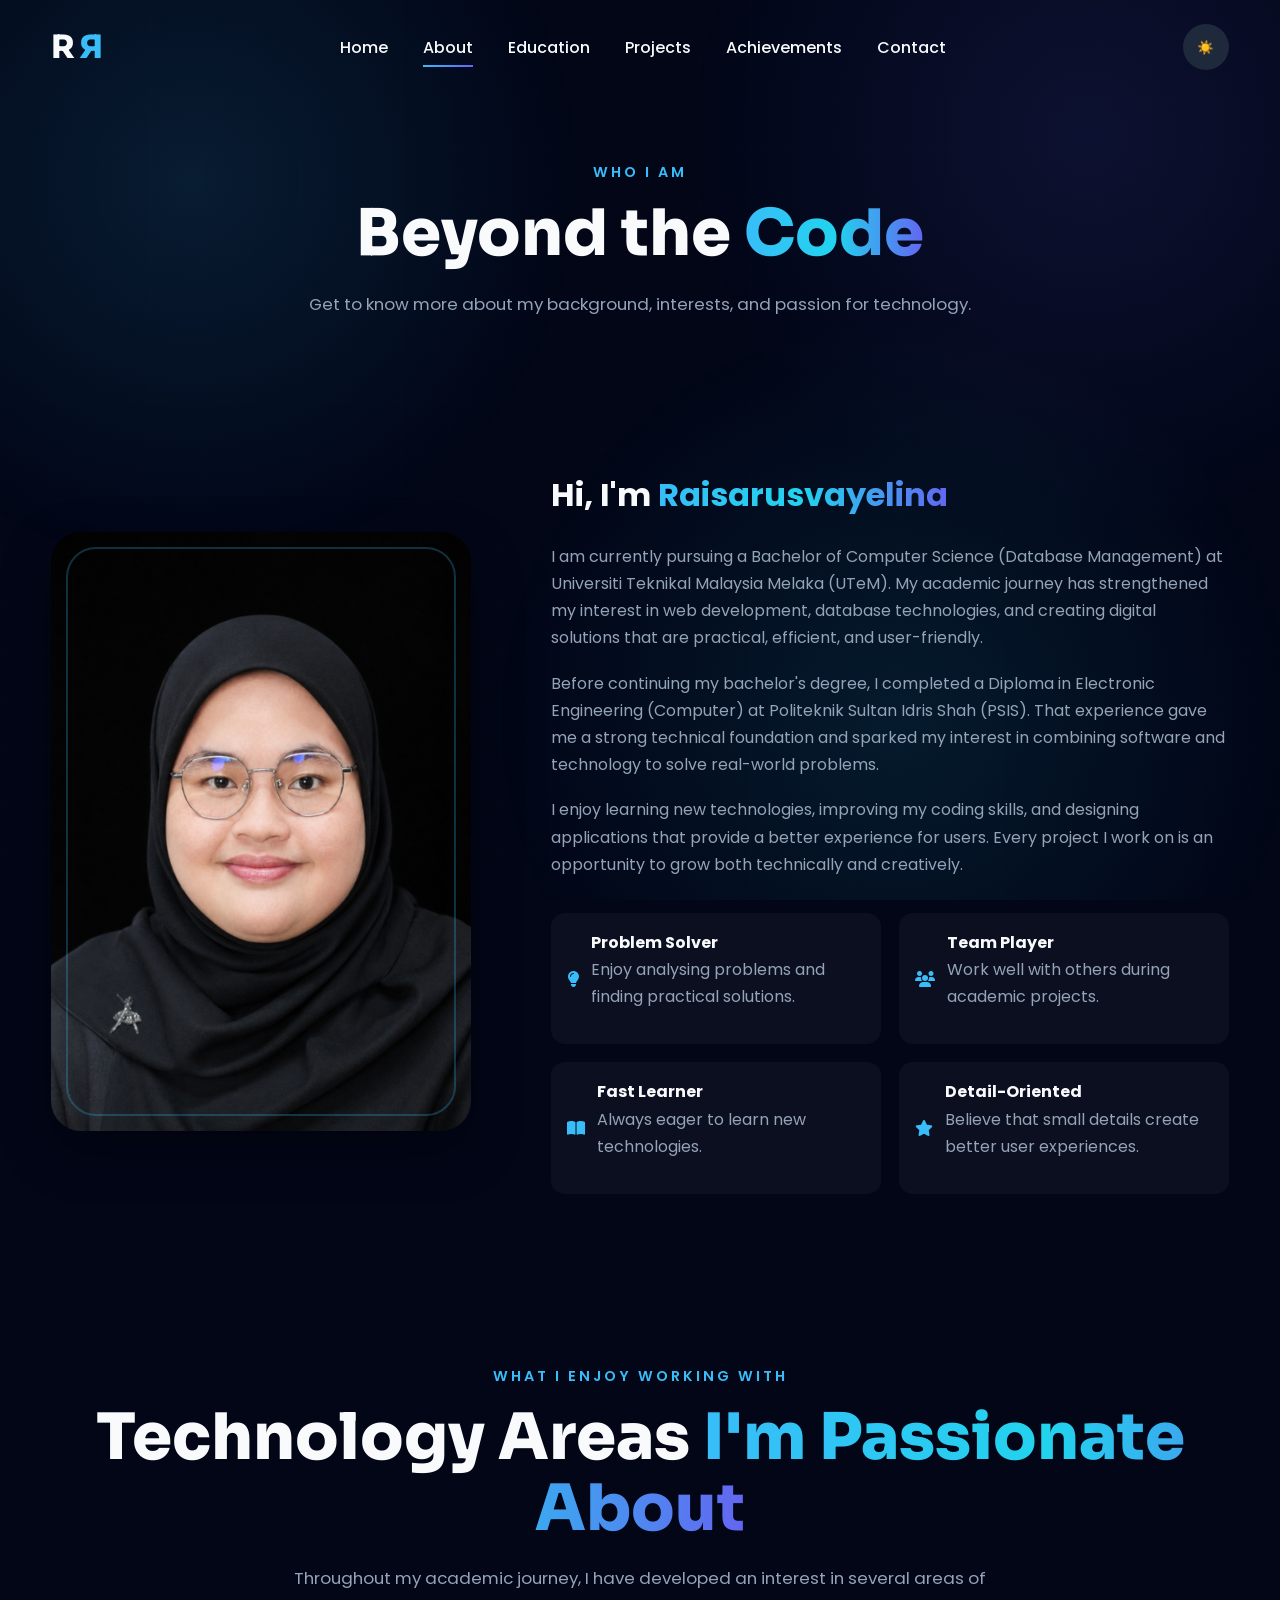
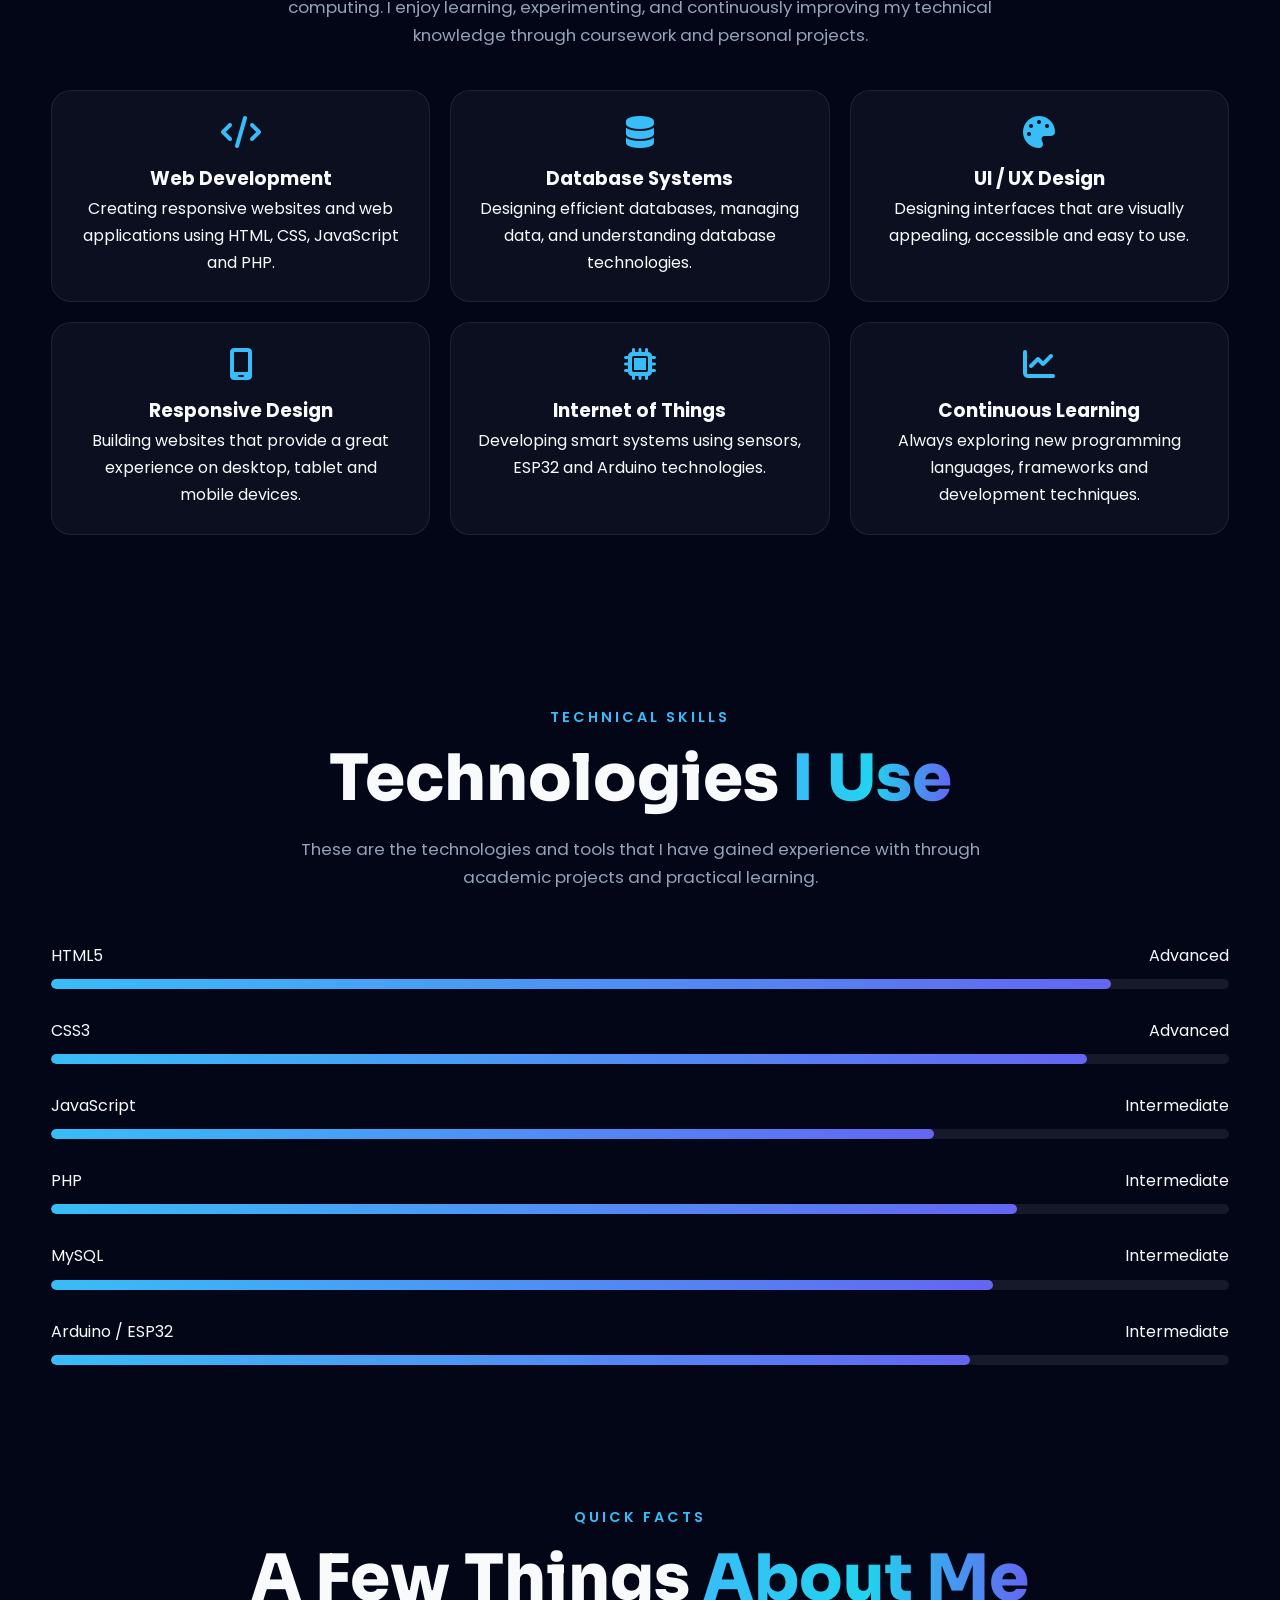
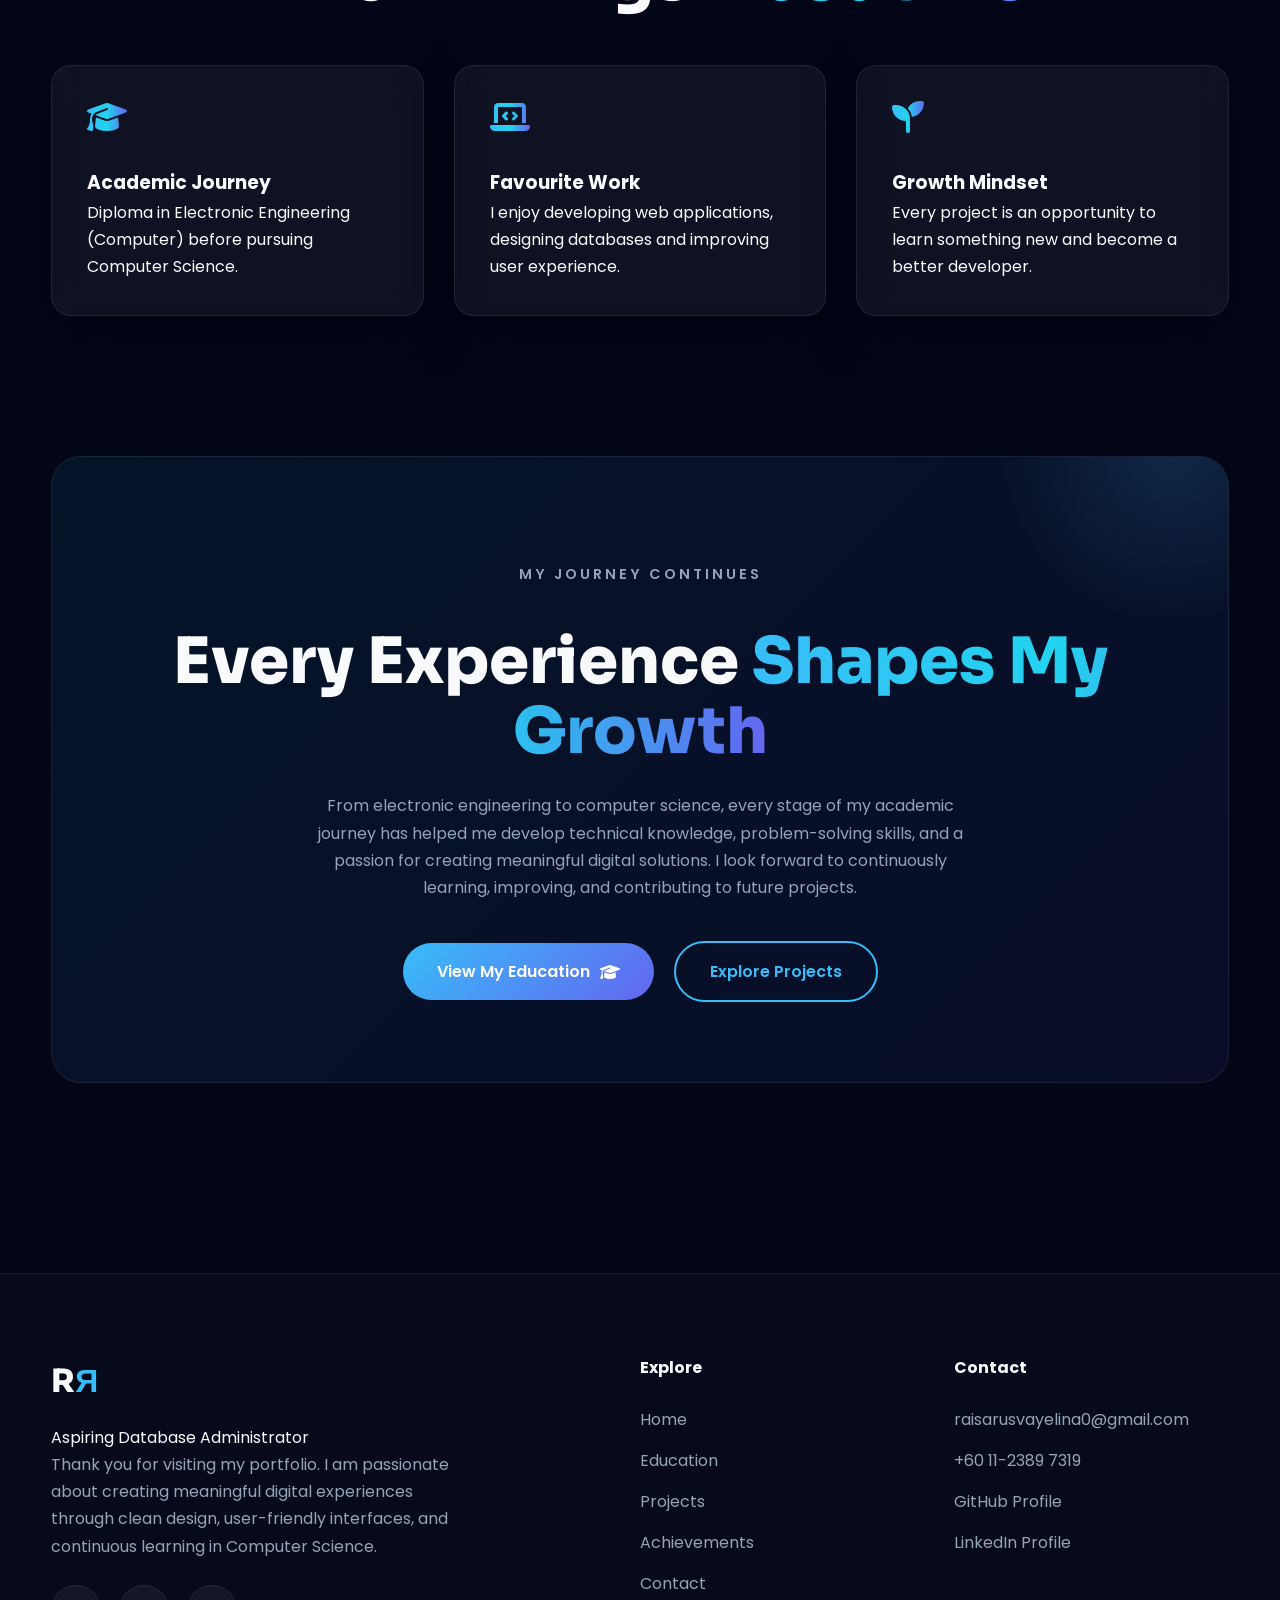
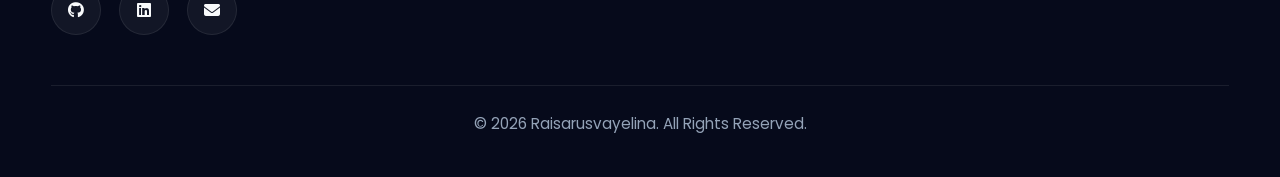
<file: about.html>
<!DOCTYPE html>

<html lang="en">

<head>

<meta charset="UTF-8">

<meta name="viewport"
content="width=device-width, initial-scale=1.0">

<meta name="description"
content="About Raisarusvayelina">

<title>

About | Raisarusvayelina

</title>

<!-- Google Fonts -->

<link rel="preconnect"
href="https://fonts.googleapis.com">

<link rel="preconnect"
href="https://fonts.gstatic.com"
crossorigin>

<link href="https://fonts.googleapis.com/css2?family=Poppins:wght@300;400;500;600;700&family=Sora:wght@400;500;600;700;800&display=swap"
rel="stylesheet">

<!-- Font Awesome -->

<link rel="stylesheet"
href="https://cdnjs.cloudflare.com/ajax/libs/font-awesome/6.7.2/css/all.min.css">

<link rel="stylesheet"
href="css/style.css">

</head>

<body>

<a href="#mainContent"
class="skip-link">

Skip to Content

</a>

<div id="progressBar"></div>

<header>

<nav class="navbar">

<div class="nav-container">

<a href="index.html"
class="logo">

R<span class="mirror">R</span>

</a>

<ul class="nav-links">

<li><a href="index.html">Home</a></li>

<li><a href="about.html">About</a></li>

<li><a href="education.html">Education</a></li>

<li><a href="projects.html">Projects</a></li>

<li><a href="achievements.html">Achievements</a></li>

<li><a href="contact.html">Contact</a></li>

</ul>

<div class="nav-right">

<button id="themeToggle">

☀️

</button>

<div class="hamburger">

<i class="fa-solid fa-bars"></i>

</div>

</div>

</div>

</nav>

</header>

<main id="mainContent">

<section class="page-header">

<div class="container">

<p class="section-label hidden">

WHO I AM

</p>

<h1 class="section-title hidden">

Beyond the

<span class="gradient-text">

Code

</span>

</h1>

<p class="section-subtitle hidden">

Get to know more about my background,
interests, and passion for technology.

</p>

</div>

</section>

<section class="section-small">

<div class="container about-grid">

<div class="about-image hidden">

<img src="images/profile.png"
alt="Raisarusvayelina">

</div>

<div class="about-content hidden">

<h3>

Hi, I'm
<span class="gradient-text">

Raisarusvayelina

</span>

</h3>

<p>

I am currently pursuing a Bachelor of Computer Science
(Database Management) at Universiti Teknikal Malaysia
Melaka (UTeM). My academic journey has strengthened my
interest in web development, database technologies,
and creating digital solutions that are practical,
efficient, and user-friendly.

</p>

<p>

Before continuing my bachelor's degree, I completed a
Diploma in Electronic Engineering (Computer) at
Politeknik Sultan Idris Shah (PSIS). That experience
gave me a strong technical foundation and sparked my
interest in combining software and technology to solve
real-world problems.

</p>

<p>

I enjoy learning new technologies, improving my coding
skills, and designing applications that provide a
better experience for users. Every project I work on is
an opportunity to grow both technically and creatively.

</p>

<div class="qualities">

<div class="quality">

<i class="fa-solid fa-lightbulb"></i>

<div>

<h4>

Problem Solver

</h4>

<p>

Enjoy analysing problems
and finding practical
solutions.

</p>

</div>

</div>

<div class="quality">

<i class="fa-solid fa-users"></i>

<div>

<h4>

Team Player

</h4>

<p>

Work well with others
during academic
projects.

</p>

</div>

</div>

<div class="quality">

<i class="fa-solid fa-book-open"></i>

<div>

<h4>

Fast Learner

</h4>

<p>

Always eager to learn
new technologies.

</p>

</div>

</div>

<div class="quality">

<i class="fa-solid fa-star"></i>

<div>

<h4>

Detail-Oriented

</h4>

<p>

Believe that small
details create better
user experiences.

</p>

</div>

</div>

</div>

</div>

</div>

</section>

<!-- ==========================================
     INTERESTS
========================================== -->

<section>

    <div class="container">

        <p class="section-label hidden">

            WHAT I ENJOY WORKING WITH

        </p>

        <h2 class="section-title hidden">

            Technology Areas

            <span class="gradient-text">

                I'm Passionate About

            </span>

        </h2>

        <p class="section-subtitle hidden">

            Throughout my academic journey, I have developed an interest in
            several areas of computing. I enjoy learning, experimenting,
            and continuously improving my technical knowledge through
            coursework and personal projects.

        </p>

        <div class="interests-grid">

            <div class="interest-card hidden">

                <i class="fa-solid fa-code"></i>

                <h3>

                    Web Development

                </h3>

                <p>

                    Creating responsive websites and web applications using
                    HTML, CSS, JavaScript and PHP.

                </p>

            </div>

            <div class="interest-card hidden">

                <i class="fa-solid fa-database"></i>

                <h3>

                    Database Systems

                </h3>

                <p>

                    Designing efficient databases, managing data,
                    and understanding database technologies.

                </p>

            </div>

            <div class="interest-card hidden">

                <i class="fa-solid fa-palette"></i>

                <h3>

                    UI / UX Design

                </h3>

                <p>

                    Designing interfaces that are visually appealing,
                    accessible and easy to use.

                </p>

            </div>

            <div class="interest-card hidden">

                <i class="fa-solid fa-mobile-screen"></i>

                <h3>

                    Responsive Design

                </h3>

                <p>

                    Building websites that provide a great experience
                    on desktop, tablet and mobile devices.

                </p>

            </div>

            <div class="interest-card hidden">

                <i class="fa-solid fa-microchip"></i>

                <h3>

                    Internet of Things

                </h3>

                <p>

                    Developing smart systems using sensors,
                    ESP32 and Arduino technologies.

                </p>

            </div>

            <div class="interest-card hidden">

                <i class="fa-solid fa-chart-line"></i>

                <h3>

                    Continuous Learning

                </h3>

                <p>

                    Always exploring new programming languages,
                    frameworks and development techniques.

                </p>

            </div>

        </div>

    </div>

</section>

<!-- ==========================================
     TECHNICAL SKILLS
========================================== -->

<section class="section-small">

    <div class="container">

        <p class="section-label hidden">

            TECHNICAL SKILLS

        </p>

        <h2 class="section-title hidden">

            Technologies

            <span class="gradient-text">

                I Use

            </span>

        </h2>

        <p class="section-subtitle hidden">

            These are the technologies and tools that I have gained
            experience with through academic projects and practical learning.

        </p>

        <div class="skills mt-5">

            <div class="skill hidden">

                <div class="skill-header">

                    <span>HTML5</span>

                    <span>Advanced</span>

                </div>

                <div class="progress">

                    <span data-width="90%"></span>

                </div>

            </div>

            <div class="skill hidden">

                <div class="skill-header">

                    <span>CSS3</span>

                    <span>Advanced</span>

                </div>

                <div class="progress">

                    <span data-width="88%"></span>

                </div>

            </div>

            <div class="skill hidden">

                <div class="skill-header">

                    <span>JavaScript</span>

                    <span>Intermediate</span>

                </div>

                <div class="progress">

                    <span data-width="75%"></span>

                </div>

            </div>

            <div class="skill hidden">

                <div class="skill-header">

                    <span>PHP</span>

                    <span>Intermediate</span>

                </div>

                <div class="progress">

                    <span data-width="82%"></span>

                </div>

            </div>

            <div class="skill hidden">

                <div class="skill-header">

                    <span>MySQL</span>

                    <span>Intermediate</span>

                </div>

                <div class="progress">

                    <span data-width="80%"></span>

                </div>

            </div>

            <div class="skill hidden">

                <div class="skill-header">

                    <span>Arduino / ESP32</span>

                    <span>Intermediate</span>

                </div>

                <div class="progress">

                    <span data-width="78%"></span>

                </div>

            </div>

        </div>

    </div>

</section>

<!-- ==========================================
     QUICK FACTS
========================================== -->

<section class="section-small">

    <div class="container">

        <p class="section-label hidden">

            QUICK FACTS

        </p>

        <h2 class="section-title hidden">

            A Few Things

            <span class="gradient-text">

                About Me

            </span>

        </h2>

        <div class="grid-3 mt-5">

            <div class="glass-card hidden">

                <i class="fa-solid fa-graduation-cap fa-2x gradient-text"></i>

                <h3 class="mt-3">

                    Academic Journey

                </h3>

                <p>

                    Diploma in Electronic Engineering (Computer)
                    before pursuing Computer Science.

                </p>

            </div>

            <div class="glass-card hidden">

                <i class="fa-solid fa-laptop-code fa-2x gradient-text"></i>

                <h3 class="mt-3">

                    Favourite Work

                </h3>

                <p>

                    I enjoy developing web applications,
                    designing databases and improving user experience.

                </p>

            </div>

            <div class="glass-card hidden">

                <i class="fa-solid fa-seedling fa-2x gradient-text"></i>

                <h3 class="mt-3">

                    Growth Mindset

                </h3>

                <p>

                    Every project is an opportunity to
                    learn something new and become a better developer.

                </p>

            </div>

        </div>

    </div>

</section>

<!-- ==========================================
     MY JOURNEY CONTINUES
========================================== -->

<section class="section-small">

    <div class="container">

        <div class="cta hidden">

            <p class="section-label">

                MY JOURNEY CONTINUES

            </p>

            <h2 class="section-title">

                Every Experience

                <span class="gradient-text">

                    Shapes My Growth

                </span>

            </h2>

            <p>

                From electronic engineering to computer science,
                every stage of my academic journey has helped me
                develop technical knowledge, problem-solving skills,
                and a passion for creating meaningful digital
                solutions. I look forward to continuously learning,
                improving, and contributing to future projects.

            </p>

            <div class="hero-buttons center-buttons">

                <a href="education.html"
                   class="btn btn-primary">

                    View My Education

                    <i class="fa-solid fa-graduation-cap"></i>

                </a>

                <a href="projects.html"
                   class="btn btn-outline">

                    Explore Projects

                </a>

            </div>

        </div>

    </div>

</section>

</main>

<!-- ==========================================
     FOOTER
========================================== -->

<footer>

    <div class="container footer-grid">

        <div>

            <h2 class="footer-logo">

                R<span>Я</span>

            </h2>

            <p class="footer-role">

                Aspiring Database Administrator

            </p>

            <p class="footer-description">

                Thank you for visiting my portfolio.
                I am passionate about creating meaningful
                digital experiences through clean design,
                user-friendly interfaces, and continuous
                learning in Computer Science.

            </p>

            <div class="social-links">

                <a href="https://github.com/Raisarusvayelina"
                   target="_blank"
                   aria-label="GitHub">

                    <i class="fab fa-github"></i>

                </a>

                <a href="https://www.linkedin.com/in/raisarusvayelina/"
                   target="_blank"
                   aria-label="LinkedIn">

                    <i class="fab fa-linkedin"></i>

                </a>

                <a href="mailto:raisarusvayelina0@gmail.com"
                   aria-label="Email">

                    <i class="fas fa-envelope"></i>

                </a>

            </div>

        </div>

        <div class="footer-links">

            <h4>

                Explore

            </h4>

            <a href="index.html">Home</a>

            <a href="education.html">Education</a>

            <a href="projects.html">Projects</a>

            <a href="achievements.html">Achievements</a>

            <a href="contact.html">Contact</a>

        </div>

        <div class="footer-links">

            <h4>

                Contact

            </h4>

            <a href="mailto:raisarusvayelina0@gmail.com">

                raisarusvayelina0@gmail.com

            </a>

            <a href="tel:+601123897319">

                +60 11-2389 7319

            </a>

            <a href="https://github.com/Raisarusvayelina"
               target="_blank">

                GitHub Profile

            </a>

            <a href="https://linkedin.com/in/raisarusvayelina/"
               target="_blank">

                LinkedIn Profile

            </a>

        </div>

    </div>

    <div class="container footer-bottom">

        <p>

            © <span id="year"></span>
            Raisarusvayelina.
            All Rights Reserved.

        </p>

    </div>

</footer>

<!-- ==========================================
     BACK TO TOP
========================================== -->

<button id="topBtn"
        aria-label="Back to Top">

    <i class="fa-solid fa-arrow-up"></i>

</button>

<script src="js/script.js"></script>

</body>

</html>
</file>
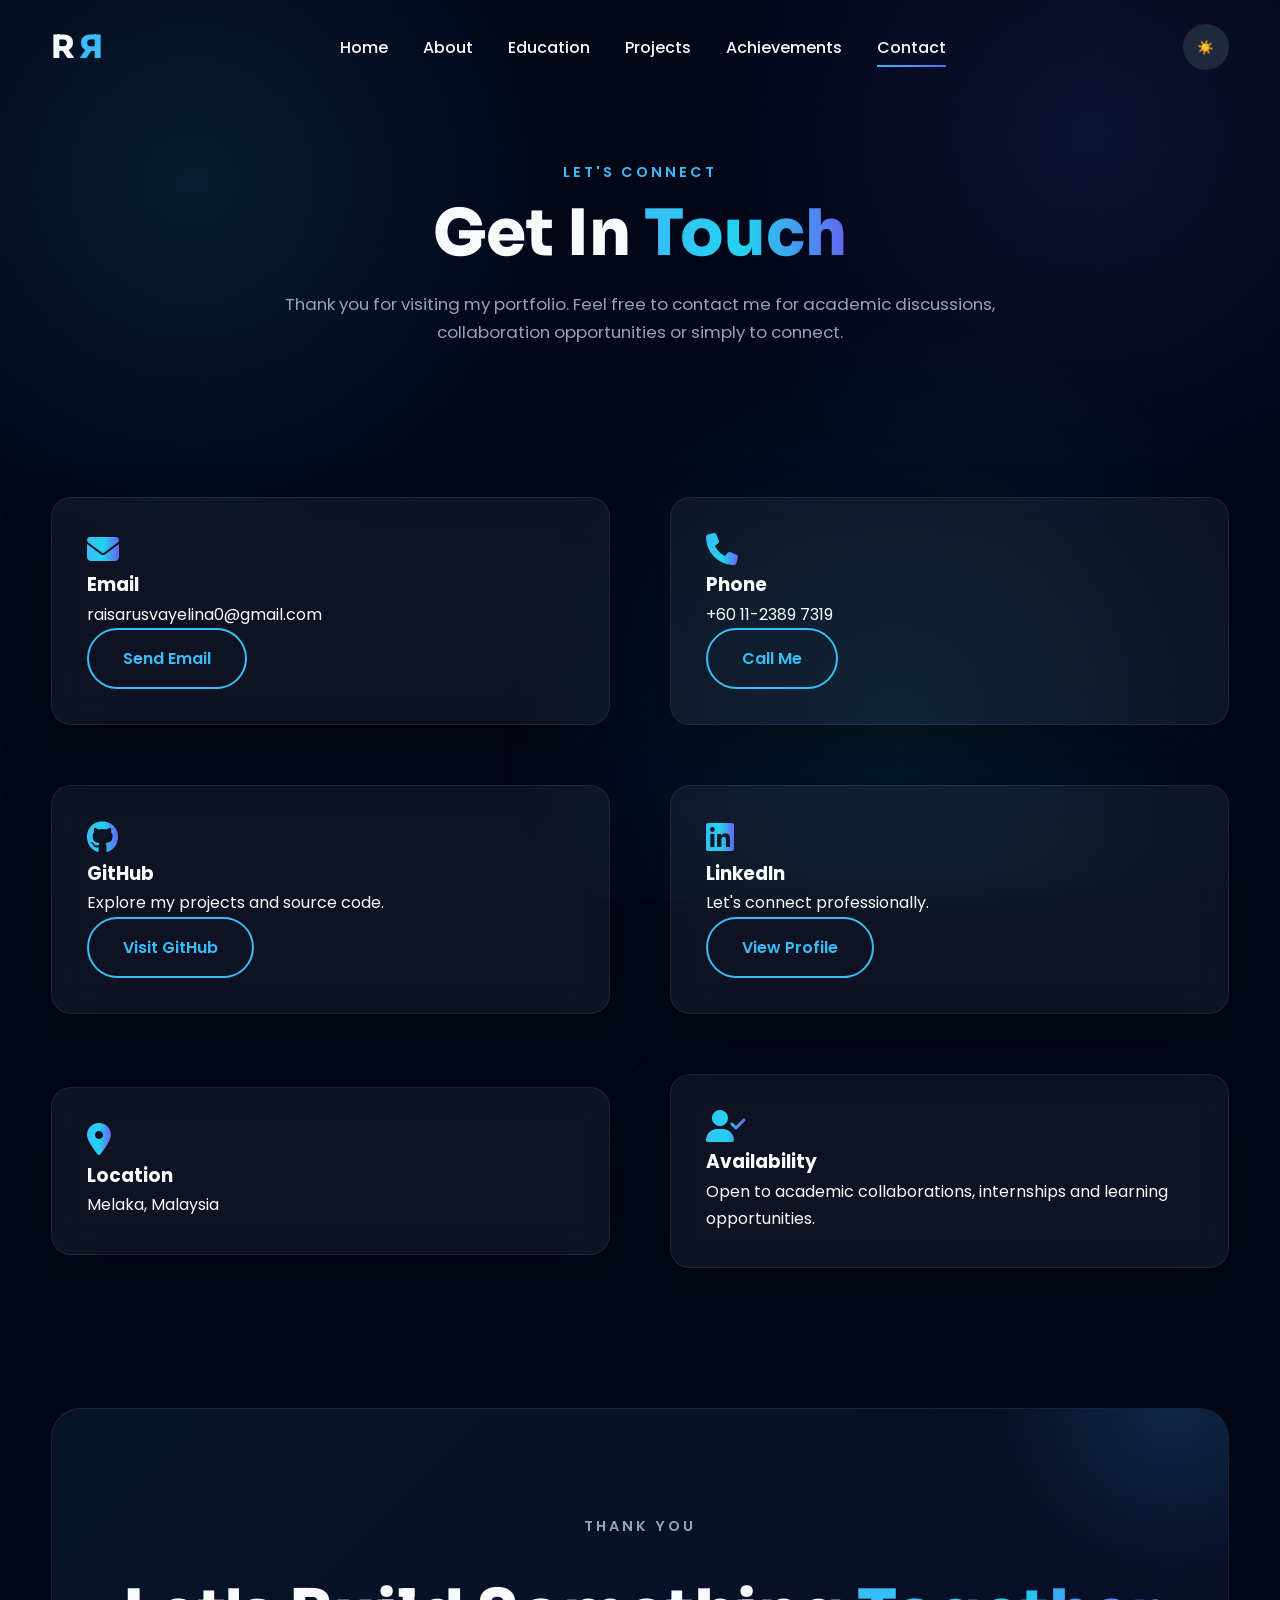
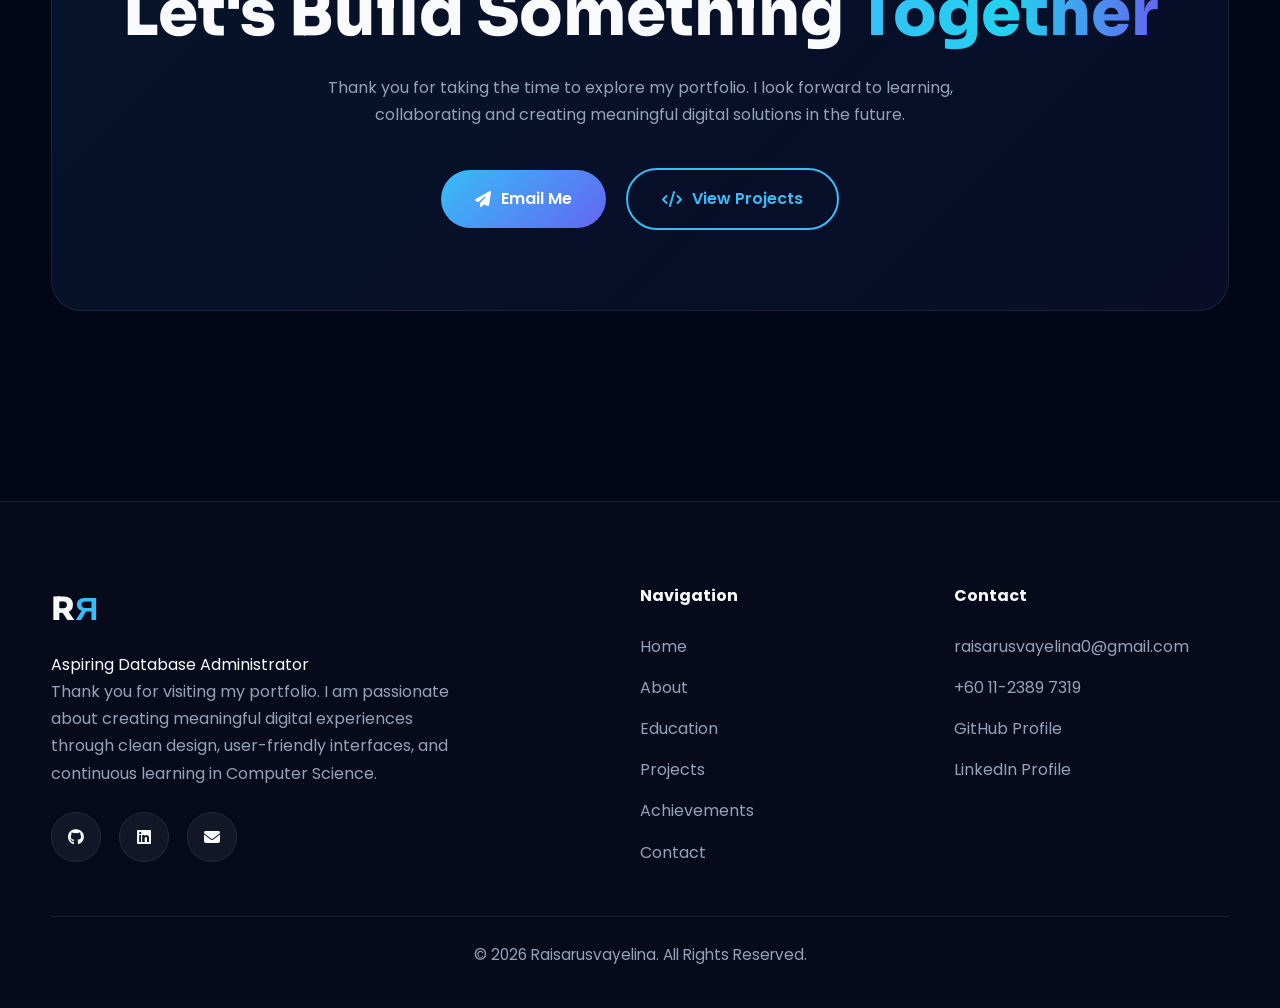
<file: contact.html>
<!DOCTYPE html>
<html lang="en">

<head>

    <meta charset="UTF-8">

    <meta name="viewport"
          content="width=device-width, initial-scale=1.0">

    <meta name="description"
          content="Contact Raisarusvayelina">

    <title>Contact | Raisarusvayelina</title>

    <!-- Google Fonts -->

    <link rel="preconnect"
          href="https://fonts.googleapis.com">

    <link rel="preconnect"
          href="https://fonts.gstatic.com"
          crossorigin>

    <link href="https://fonts.googleapis.com/css2?family=Poppins:wght@300;400;500;600;700&family=Sora:wght@400;500;600;700;800&display=swap"
          rel="stylesheet">

    <!-- Font Awesome -->

    <link rel="stylesheet"
          href="https://cdnjs.cloudflare.com/ajax/libs/font-awesome/6.7.2/css/all.min.css">

    <link rel="stylesheet"
          href="css/style.css">

</head>

<body>

<a href="#mainContent"
class="skip-link">

Skip to Content

</a>

<div id="progressBar"></div>

<header>

<nav class="navbar">

<div class="nav-container">

<a href="index.html"
class="logo">

R<span class="mirror">R</span>

</a>

<ul class="nav-links">

<li><a href="index.html">Home</a></li>

<li><a href="about.html">About</a></li>

<li><a href="education.html">Education</a></li>

<li><a href="projects.html">Projects</a></li>

<li><a href="achievements.html">Achievements</a></li>

<li><a href="contact.html">Contact</a></li>

</ul>

<div class="nav-right">

<button id="themeToggle">

☀️

</button>

<div class="hamburger">

<i class="fa-solid fa-bars"></i>

</div>

</div>

</div>

</nav>

</header>

<main id="mainContent">

<section class="page-header">

<div class="container">

<p class="section-label hidden">

LET'S CONNECT

</p>

<h1 class="section-title hidden">

Get In

<span class="gradient-text">

Touch

</span>

</h1>

<p class="section-subtitle hidden">

Thank you for visiting my portfolio.
Feel free to contact me for academic discussions,
collaboration opportunities or simply to connect.

</p>

</div>

</section>

<section class="section-small">

<div class="container">

<div class="grid-2">

<div class="glass-card hidden">

<i class="fas fa-envelope fa-2x gradient-text"></i>

<h3>

Email

</h3>

<p>

raisarusvayelina0@gmail.com

</p>

<a href="mailto:raisarusvayelina0@gmail.com"
class="btn btn-outline">

Send Email

</a>

</div>

<div class="glass-card hidden">

<i class="fas fa-phone fa-2x gradient-text"></i>

<h3>

Phone

</h3>

<p>

+60 11-2389 7319

</p>

<a href="tel:+601123897319"
class="btn btn-outline">

Call Me

</a>

</div>

                <!-- GitHub -->

                <div class="glass-card hidden">

                    <i class="fab fa-github fa-2x gradient-text"></i>

                    <h3>

                        GitHub

                    </h3>

                    <p>

                        Explore my projects and source code.

                    </p>

                    <a href="https://github.com/Raisarusvayelina"
                       target="_blank"
                       class="btn btn-outline">

                        Visit GitHub

                    </a>

                </div>

                <!-- LinkedIn -->

                <div class="glass-card hidden">

                    <i class="fab fa-linkedin fa-2x gradient-text"></i>

                    <h3>

                        LinkedIn

                    </h3>

                    <p>

                        Let's connect professionally.

                    </p>

                    <a href="https://www.linkedin.com/in/raisarusvayelina/"
                       target="_blank"
                       class="btn btn-outline">

                        View Profile

                    </a>

                </div>

                <!-- Location -->

                <div class="glass-card hidden">

                    <i class="fas fa-location-dot fa-2x gradient-text"></i>

                    <h3>

                        Location

                    </h3>

                    <p>

                        Melaka, Malaysia

                    </p>

                </div>

                <!-- Availability -->

                <div class="glass-card hidden">

                    <i class="fas fa-user-check fa-2x gradient-text"></i>

                    <h3>

                        Availability

                    </h3>

                    <p>

                        Open to academic collaborations,
                        internships and learning opportunities.

                    </p>

                </div>

            </div>

        </div>

    </section>

    <!-- ==========================
         CALL TO ACTION
    =========================== -->

    <section class="section-small">

        <div class="container">

            <div class="cta hidden">

                <p class="section-label">

                    THANK YOU

                </p>

                <h2 class="section-title">

                    Let's Build Something

                    <span class="gradient-text">

                        Together

                    </span>

                </h2>

                <p>

                    Thank you for taking the time to explore my portfolio.
                    I look forward to learning, collaborating and creating
                    meaningful digital solutions in the future.

                </p>

                <div class="hero-buttons center-buttons">

                    <a href="mailto:raisarusvayelina0@gmail.com"
                       class="btn btn-primary">

                        <i class="fas fa-paper-plane"></i>

                        Email Me

                    </a>

                    <a href="projects.html"
                       class="btn btn-outline">

                        <i class="fas fa-code"></i>

                        View Projects

                    </a>

                </div>

            </div>

        </div>

    </section>

</main>

<!-- ==========================
     FOOTER
========================== -->

<footer>

    <div class="container footer-grid">

        <div>

            <h2 class="footer-logo">

                R<span>Я</span>

            </h2>

            <p class="footer-role">

                Aspiring Database Administrator

            </p>

            <p class="footer-description">

                Thank you for visiting my portfolio.
                I am passionate about creating meaningful
                digital experiences through clean design,
                user-friendly interfaces, and continuous
                learning in Computer Science.

            </p>

            <div class="social-links">

                <a href="https://github.com/Raisarusvayelina"
                   target="_blank">

                    <i class="fab fa-github"></i>

                </a>

                <a href="https://www.linkedin.com/in/raisarusvayelina/"
                   target="_blank">

                    <i class="fab fa-linkedin"></i>

                </a>

                <a href="mailto:raisarusvayelina0@gmail.com">

                    <i class="fas fa-envelope"></i>

                </a>

            </div>

        </div>

        <div class="footer-links">

            <h4>

                Navigation

            </h4>

            <a href="index.html">Home</a>

            <a href="about.html">About</a>

            <a href="education.html">Education</a>

            <a href="projects.html">Projects</a>

            <a href="achievements.html">Achievements</a>

            <a href="contact.html">Contact</a>

        </div>

        <div class="footer-links">

            <h4>

                Contact

            </h4>

            <a href="mailto:raisarusvayelina0@gmail.com">

                raisarusvayelina0@gmail.com

            </a>

            <a href="tel:+601123897319">

                +60 11-2389 7319

            </a>

            <a href="https://github.com/Raisarusvayelina"
               target="_blank">

                GitHub Profile

            </a>

            <a href="https://www.linkedin.com/in/raisarusvayelina/"
               target="_blank">

                LinkedIn Profile

            </a>

        </div>

    </div>

    <div class="container footer-bottom">

        <p>

            © <span id="year"></span>
            Raisarusvayelina.
            All Rights Reserved.

        </p>

    </div>

</footer>

<!-- Back To Top -->

<button id="topBtn"
        aria-label="Back To Top">

    <i class="fa-solid fa-arrow-up"></i>

</button>

<!-- JavaScript -->

<script src="js/script.js"></script>

</body>

</html>
</file>
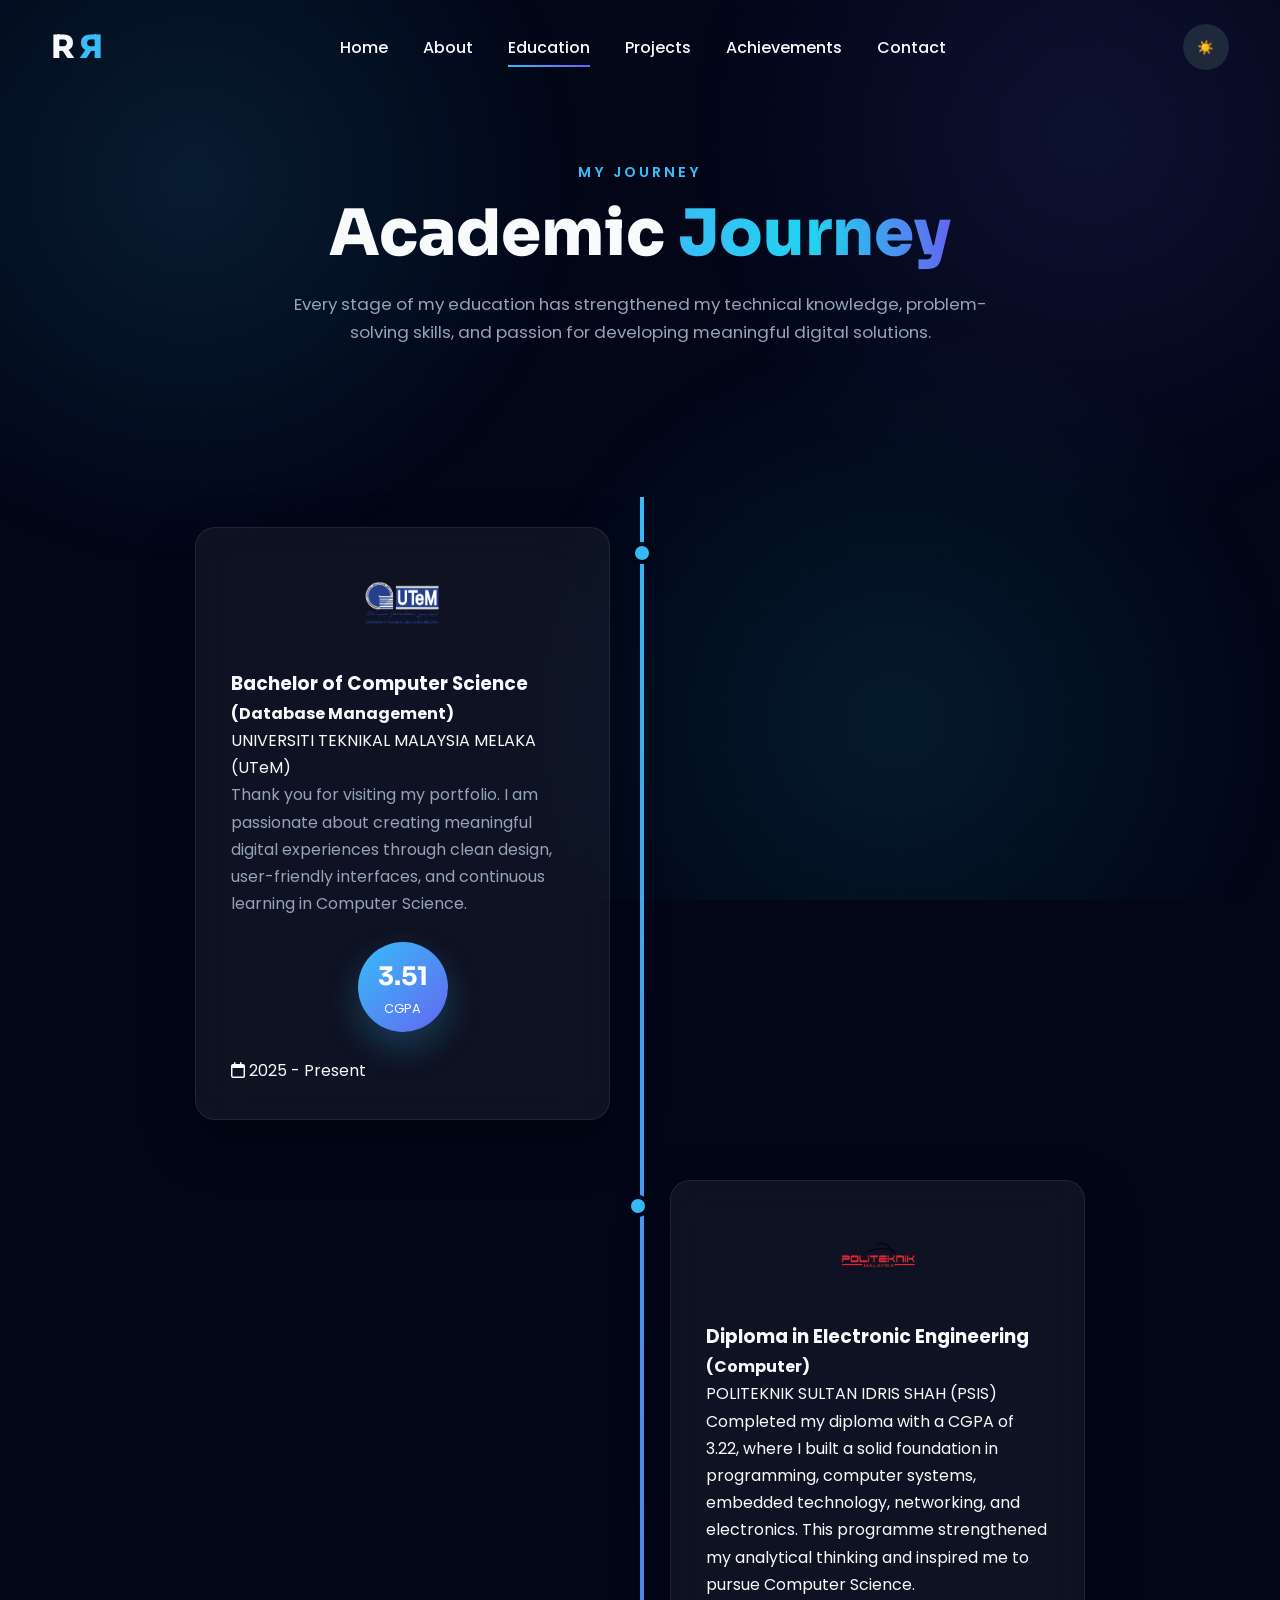
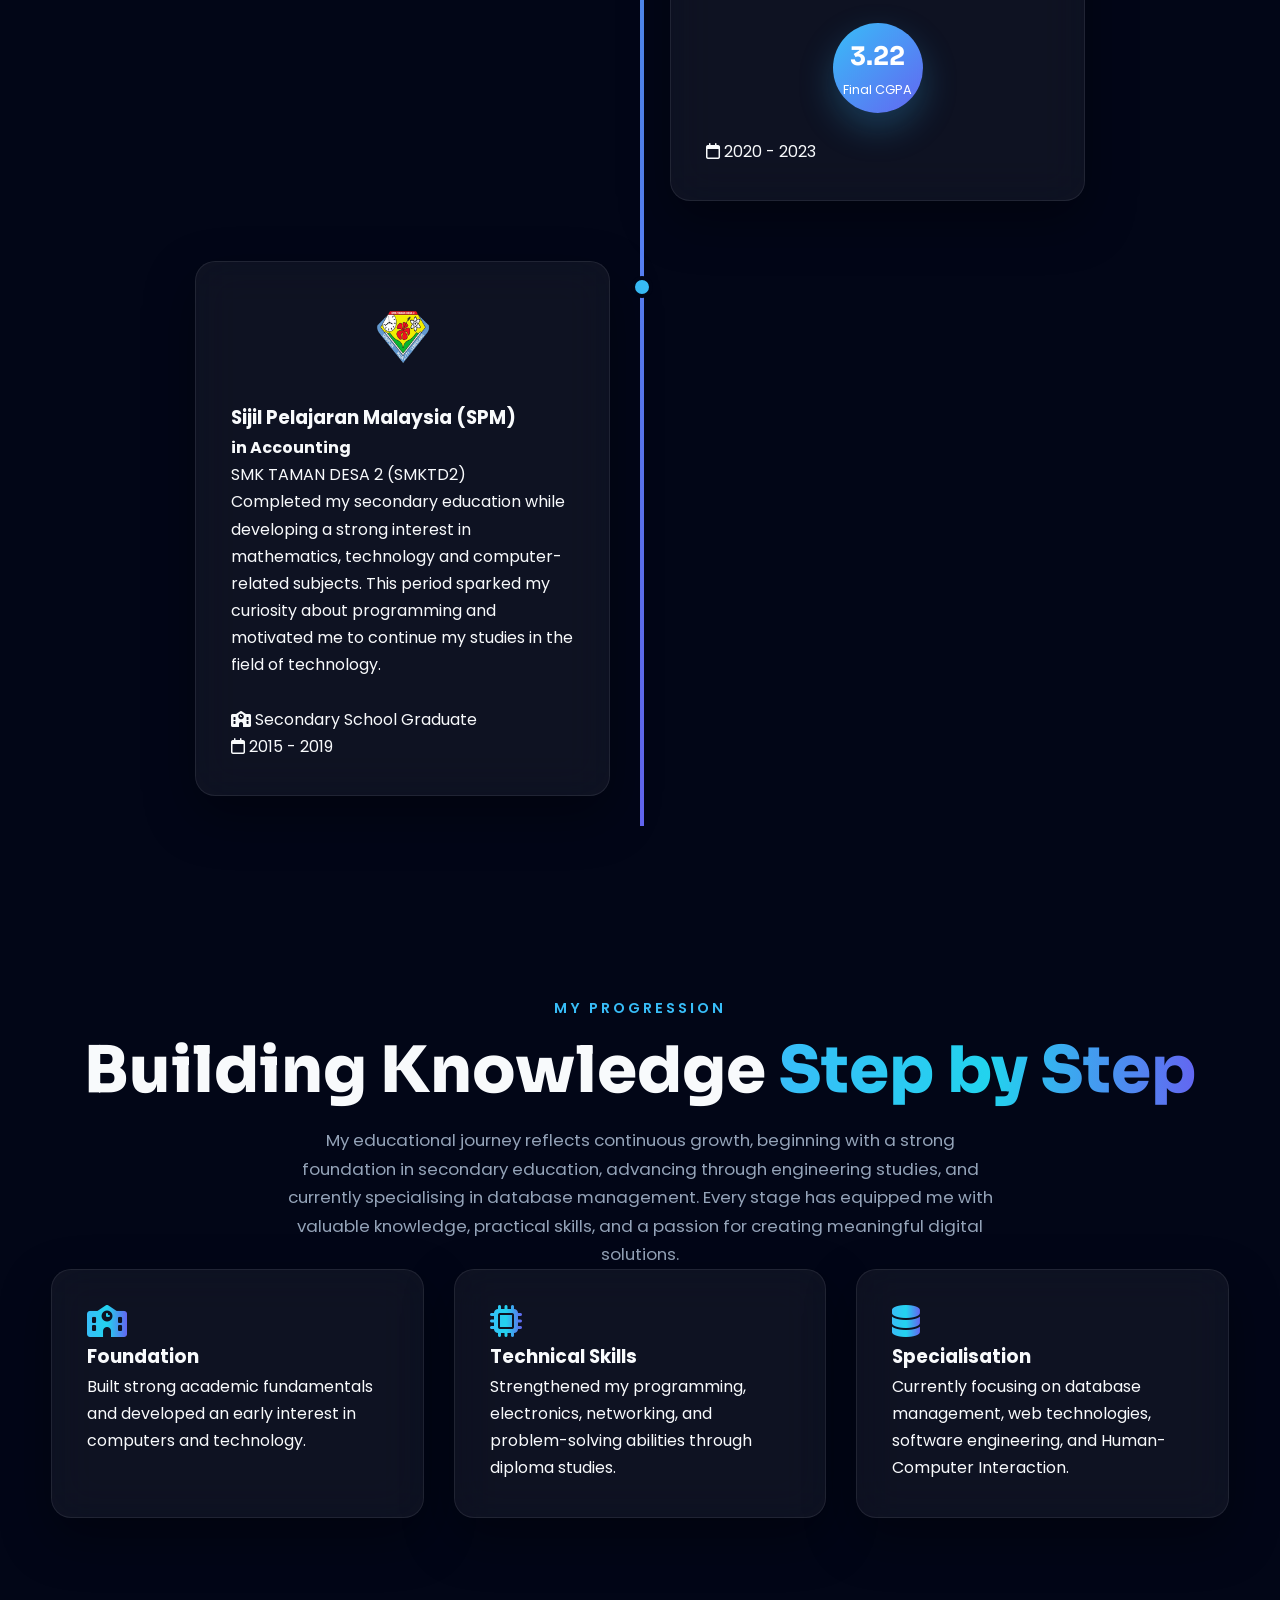
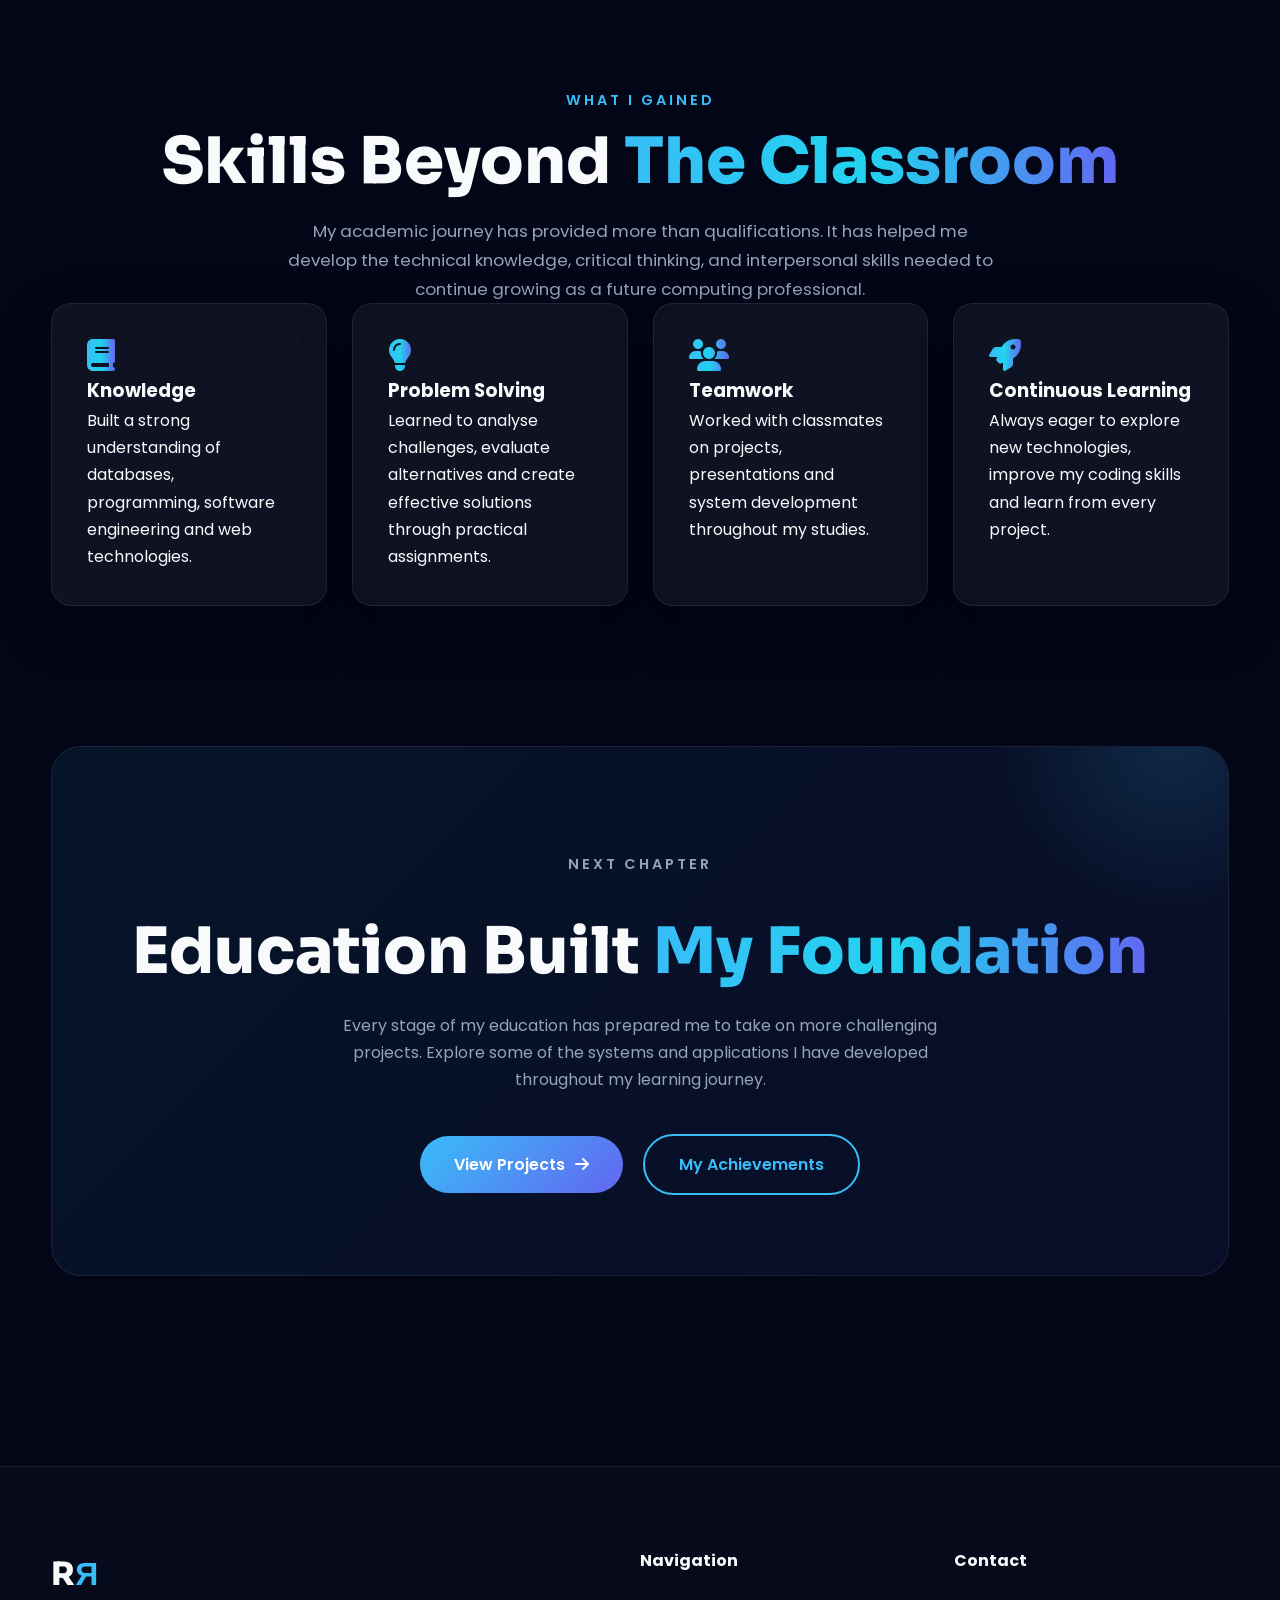
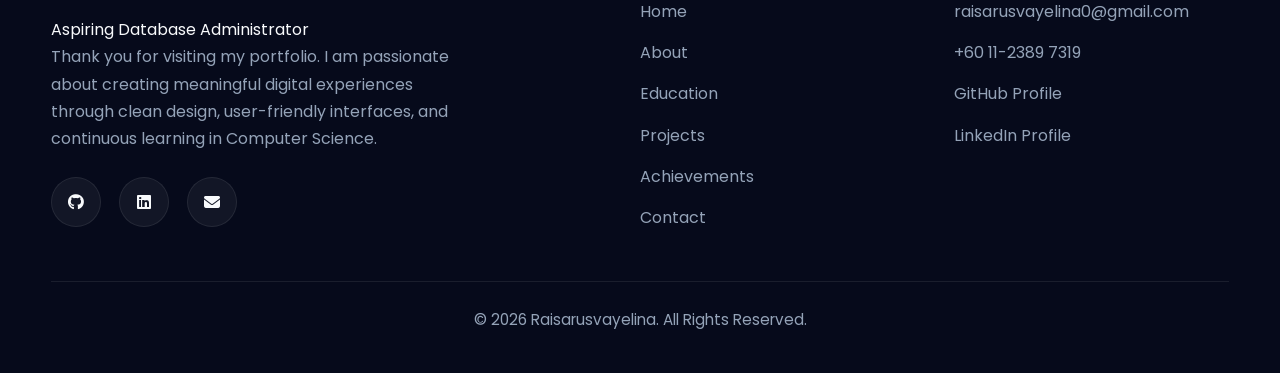
<file: education.html>
<!DOCTYPE html>
<html lang="en">

<head>

    <meta charset="UTF-8">

    <meta name="viewport"
          content="width=device-width, initial-scale=1.0">

    <meta name="description"
          content="Academic Journey of Raisarusvayelina">

    <title>Education | Raisarusvayelina</title>

    <!-- Google Fonts -->

    <link rel="preconnect"
          href="https://fonts.googleapis.com">

    <link rel="preconnect"
          href="https://fonts.gstatic.com"
          crossorigin>

    <link href="https://fonts.googleapis.com/css2?family=Poppins:wght@300;400;500;600;700&family=Sora:wght@400;500;600;700;800&display=swap"
          rel="stylesheet">

    <!-- Font Awesome -->

    <link rel="stylesheet"
          href="https://cdnjs.cloudflare.com/ajax/libs/font-awesome/6.7.2/css/all.min.css">

    <!-- Main CSS -->

    <link rel="stylesheet"
          href="css/style.css">

</head>

<body>

    <!-- Skip Link -->

    <a href="#mainContent"
       class="skip-link">

        Skip to Content

    </a>

    <!-- Scroll Progress -->

    <div id="progressBar"></div>

    <!-- ==========================
         NAVIGATION
    =========================== -->

    <header>

        <nav class="navbar">

            <div class="nav-container">

                <a href="index.html"
                   class="logo">

                    R<span class="mirror">R</span>

                </a>

                <ul class="nav-links">

                    <li><a href="index.html">Home</a></li>

                    <li><a href="about.html">About</a></li>

                    <li><a href="education.html">Education</a></li>

                    <li><a href="projects.html">Projects</a></li>

                    <li><a href="achievements.html">Achievements</a></li>

                    <li><a href="contact.html">Contact</a></li>

                </ul>

                <div class="nav-right">

                    <button id="themeToggle"
                            aria-label="Toggle Theme">

                        ☀️

                    </button>

                    <div class="hamburger">

                        <i class="fa-solid fa-bars"></i>

                    </div>

                </div>

            </div>

        </nav>

    </header>

    <!-- ==========================
         MAIN
    =========================== -->

    <main id="mainContent"
          class="education-page">

        <!-- ==========================
             PAGE HEADER
        =========================== -->

        <section class="page-header">

            <div class="container">

                <p class="section-label hidden">

                    MY JOURNEY

                </p>

                <h1 class="section-title hidden">

                    Academic

                    <span class="gradient-text">

                        Journey

                    </span>

                </h1>

                <p class="section-subtitle hidden">

                    Every stage of my education has strengthened my
                    technical knowledge, problem-solving skills,
                    and passion for developing meaningful digital
                    solutions.

                </p>

            </div>

        </section>

        <!-- ==========================
             TIMELINE
        =========================== -->

        <section class="section-small">

            <div class="container">

                <div class="timeline">

                    <!-- ====================================
                         UTeM
                    ===================================== -->

                    <div class="timeline-item left hidden">

                        <div class="timeline-dot"></div>

                        <div class="glass-card education-card">

                            <div class="education-header">

                                <img src="images/utem-logo.png"
                                     alt="UTeM Logo"
                                     class="education-logo">

                                <div>

                                    <h3>

                                        Bachelor of Computer Science

                                    </h3>

                                    <h4>

                                        (Database Management)

                                    </h4>

                                    <p class="institution">

                                        UNIVERSITI TEKNIKAL MALAYSIA MELAKA (UTeM)

                                    </p>

                                </div>

                            </div>

                            <p class="footer-description">

                                Thank you for visiting my portfolio.
                                I am passionate about creating meaningful
                                digital experiences through clean design,
                                user-friendly interfaces, and continuous
                                learning in Computer Science.

                            </p>

                            <div class="cgpa-badge">

                                <strong>

                                    3.51

                                </strong>

                                <span>

                                    CGPA

                                </span>

                            </div>

                            <div class="education-footer">

                                <span>

                                    <i class="fa-regular fa-calendar"></i>

                                    2025 - Present

                                </span>

                            </div>

                        </div>

                    </div>

                                        <!-- ====================================
                         PSIS
                    ===================================== -->

                    <div class="timeline-item right hidden">

                        <div class="timeline-dot"></div>

                        <div class="glass-card education-card">

                            <div class="education-header">

                                <img src="images/psis-logo.png"
                                     alt="PSIS Logo"
                                     class="education-logo">

                                <div>

                                    <h3>

                                        Diploma in Electronic Engineering

                                    </h3>

                                    <h4>

                                        (Computer)

                                    </h4>

                                    <p class="institution">

                                        POLITEKNIK SULTAN IDRIS SHAH (PSIS)

                                    </p>

                                </div>

                            </div>

                            <p>

                                Completed my diploma with a CGPA of 3.22,
                                where I built a solid foundation in
                                programming, computer systems, embedded
                                technology, networking, and electronics.
                                This programme strengthened my analytical
                                thinking and inspired me to pursue Computer
                                Science.

                            </p>

                            <div class="cgpa-badge">

                                <strong>

                                    3.22

                                </strong>

                                <span>

                                    Final CGPA

                                </span>

                            </div>

                            <div class="education-footer">

                                <span>

                                    <i class="fa-regular fa-calendar"></i>

                                    2020 - 2023

                                </span>

                            </div>

                        </div>

                    </div>

                    <!-- ====================================
                         SMK TAMAN DESA 2
                    ===================================== -->

                    <div class="timeline-item left hidden">

                        <div class="timeline-dot"></div>

                        <div class="glass-card education-card">

                            <div class="education-header">

                                <img src="images/smktd2-logo.png"
                                     alt="SMK Taman Desa 2 Logo"
                                     class="education-logo">

                                <div>

                                    <h3>

                                        Sijil Pelajaran Malaysia (SPM)

                                    </h3>

                                    <h4>

                                        in Accounting

                                    </h4>

                                    <p class="institution">

                                        SMK TAMAN DESA 2 (SMKTD2)

                                    </p>

                                </div>

                            </div>

                            <p>

                                Completed my secondary education while
                                developing a strong interest in mathematics,
                                technology and computer-related subjects.
                                This period sparked my curiosity about
                                programming and motivated me to continue my
                                studies in the field of technology. <br></br>

                            </p>

                            <div class="education-footer">

                                <span>

                                    <i class="fa-solid fa-school"></i>

                                    Secondary School Graduate <br>

                                </span>

                                <span>

                                    <i class="fa-regular fa-calendar"></i>

                                    2015 - 2019

                                </span>

                            </div>

                        </div>

                    </div>

                </div>

            </div>

        </section>

        <!-- ==========================
             JOURNEY SUMMARY
        =========================== -->

        <section>

            <div class="container">

                <p class="section-label hidden">

                    MY PROGRESSION

                </p>

                <h2 class="section-title hidden">

                    Building Knowledge

                    <span class="gradient-text">

                        Step by Step

                    </span>

                </h2>

                <p class="section-subtitle hidden">

                    My educational journey reflects continuous growth,
                    beginning with a strong foundation in secondary
                    education, advancing through engineering studies,
                    and currently specialising in database management.
                    Every stage has equipped me with valuable knowledge,
                    practical skills, and a passion for creating
                    meaningful digital solutions.

                </p>

                <div class="grid-3">

                    <div class="glass-card hidden">

                        <i class="fa-solid fa-school fa-2x gradient-text"></i>

                        <h3>

                            Foundation

                        </h3>

                        <p>

                            Built strong academic fundamentals and developed
                            an early interest in computers and technology.

                        </p>

                    </div>

                    <div class="glass-card hidden">

                        <i class="fa-solid fa-microchip fa-2x gradient-text"></i>

                        <h3>

                            Technical Skills

                        </h3>

                        <p>

                            Strengthened my programming, electronics,
                            networking, and problem-solving abilities
                            through diploma studies.

                        </p>

                    </div>

                    <div class="glass-card hidden">

                        <i class="fa-solid fa-database fa-2x gradient-text"></i>

                        <h3>

                            Specialisation

                        </h3>

                        <p>

                            Currently focusing on database management,
                            web technologies, software engineering,
                            and Human-Computer Interaction.

                        </p>

                    </div>

                </div>

            </div>

        </section>

                <!-- ==========================
             WHAT I GAINED
        =========================== -->

        <section class="section-small">

            <div class="container">

                <p class="section-label hidden">

                    WHAT I GAINED

                </p>

                <h2 class="section-title hidden">

                    Skills Beyond

                    <span class="gradient-text">

                        The Classroom

                    </span>

                </h2>

                <p class="section-subtitle hidden">

                    My academic journey has provided more than qualifications.
                    It has helped me develop the technical knowledge, critical
                    thinking, and interpersonal skills needed to continue
                    growing as a future computing professional.

                </p>

                <div class="grid-4">

                    <div class="glass-card hidden">

                        <i class="fa-solid fa-book fa-2x gradient-text"></i>

                        <h3>

                            Knowledge

                        </h3>

                        <p>

                            Built a strong understanding of databases,
                            programming, software engineering and
                            web technologies.

                        </p>

                    </div>

                    <div class="glass-card hidden">

                        <i class="fa-solid fa-lightbulb fa-2x gradient-text"></i>

                        <h3>

                            Problem Solving

                        </h3>

                        <p>

                            Learned to analyse challenges, evaluate
                            alternatives and create effective solutions
                            through practical assignments.

                        </p>

                    </div>

                    <div class="glass-card hidden">

                        <i class="fa-solid fa-users fa-2x gradient-text"></i>

                        <h3>

                            Teamwork

                        </h3>

                        <p>

                            Worked with classmates on projects,
                            presentations and system development
                            throughout my studies.

                        </p>

                    </div>

                    <div class="glass-card hidden">

                        <i class="fa-solid fa-rocket fa-2x gradient-text"></i>

                        <h3>

                            Continuous Learning

                        </h3>

                        <p>

                            Always eager to explore new technologies,
                            improve my coding skills and learn from
                            every project.

                        </p>

                    </div>

                </div>

            </div>

        </section>

        <!-- ==========================
             NEXT CHAPTER
        =========================== -->

        <section class="section-small">

            <div class="container">

                <div class="cta hidden">

                    <p class="section-label">

                        NEXT CHAPTER

                    </p>

                    <h2 class="section-title">

                        Education Built

                        <span class="gradient-text">

                            My Foundation

                        </span>

                    </h2>

                    <p>

                        Every stage of my education has prepared me to
                        take on more challenging projects. Explore some
                        of the systems and applications I have developed
                        throughout my learning journey.

                    </p>

                    <div class="hero-buttons center-buttons">

                        <a href="projects.html"
                           class="btn btn-primary">

                            View Projects

                            <i class="fa-solid fa-arrow-right"></i>

                        </a>

                        <a href="achievements.html"
                           class="btn btn-outline">

                            My Achievements

                        </a>

                    </div>

                </div>

            </div>

        </section>

    </main>

    <!-- ==========================
         FOOTER
    =========================== -->

    <footer>

        <div class="container footer-grid">

            <div>

                <h2 class="footer-logo">

                    R<span>Я</span>

                </h2>

                <p class="footer-role">

                    Aspiring Database Administrator

                </p>

                <p class="footer-description">

                <p class="footer-description">

                    Thank you for visiting my portfolio.
                    I am passionate about creating meaningful
                    digital experiences through clean design,
                    user-friendly interfaces, and continuous
                    learning in Computer Science.

                </p>

                </p>

                <div class="social-links">

                    <a href="https://github.com/Raisarusvayelina"
                       target="_blank">

                        <i class="fab fa-github"></i>

                    </a>

                    <a href="https://www.linkedin.com/in/raisarusvayelina/"
                       target="_blank">

                        <i class="fab fa-linkedin"></i>

                    </a>

                    <a href="mailto:raisarusvayelina0@gmail.com">

                        <i class="fas fa-envelope"></i>

                    </a>

                </div>

            </div>

            <div class="footer-links">

                <h4>

                    Navigation

                </h4>

                <a href="index.html">Home</a>

                <a href="about.html">About</a>

                <a href="education.html">Education</a>

                <a href="projects.html">Projects</a>

                <a href="achievements.html">Achievements</a>

                <a href="contact.html">Contact</a>

            </div>

            <div class="footer-links">

                <h4>

                    Contact

                </h4>

                <a href="mailto:raisarusvayelina0@gmail.com">

                    raisarusvayelina0@gmail.com

                </a>

                <a href="tel:+601123897319">

                    +60 11-2389 7319

                </a>

                <a href="https://github.com/Raisarusvayelina"
                   target="_blank">

                    GitHub Profile

                </a>

                <a href="https://www.linkedin.com/in/raisarusvayelina"
                   target="_blank">

                    LinkedIn Profile

                </a>

            </div>

        </div>

        <div class="container footer-bottom">

            <p>

                © <span id="year"></span>
                Raisarusvayelina.
                All Rights Reserved.

            </p>

        </div>

    </footer>

    <!-- Back To Top -->

    <button id="topBtn"
            aria-label="Back To Top">

        <i class="fa-solid fa-arrow-up"></i>

    </button>

    <!-- JavaScript -->

    <script src="js/script.js"></script>

</body>

</html>
</file>
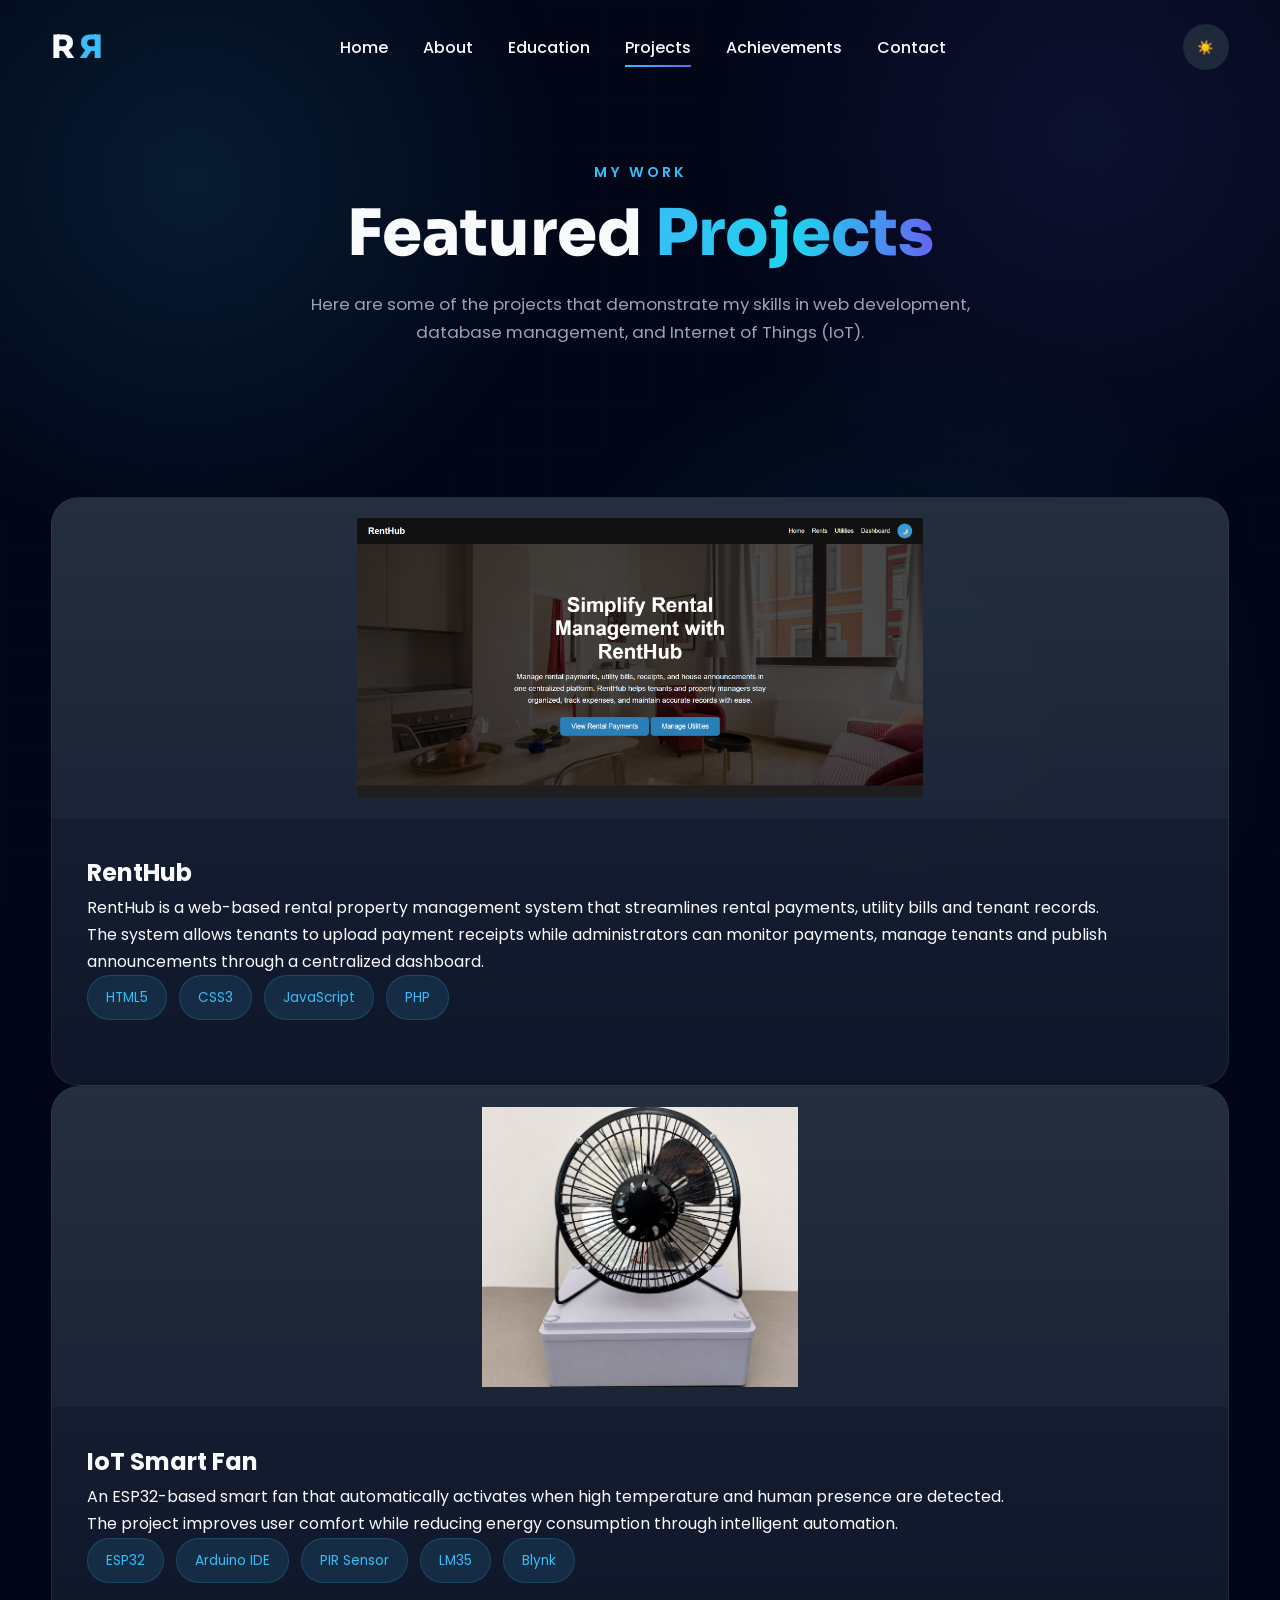
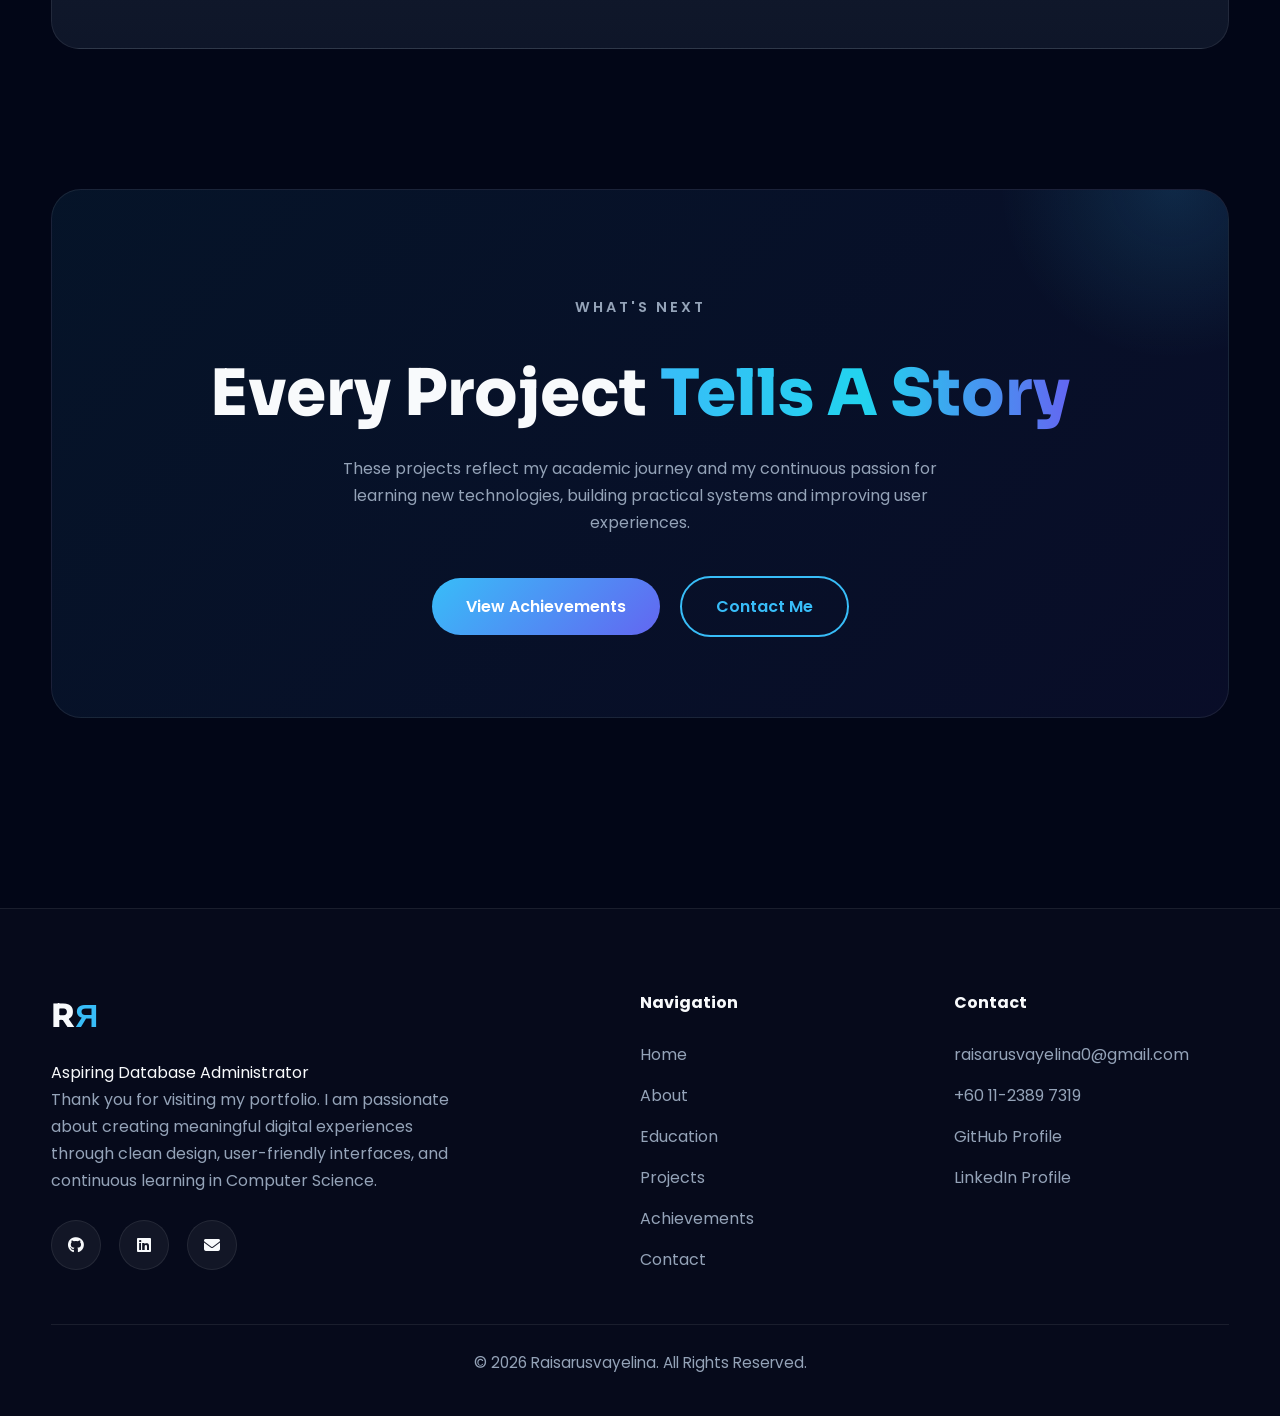
<file: projects.html>
<!DOCTYPE html>
<html lang="en">

<head>

    <meta charset="UTF-8">

    <meta name="viewport"
          content="width=device-width, initial-scale=1.0">

    <title>Projects | Raisarusvayelina</title>

    <link rel="preconnect"
          href="https://fonts.googleapis.com">

    <link rel="preconnect"
          href="https://fonts.gstatic.com"
          crossorigin>

    <link href="https://fonts.googleapis.com/css2?family=Poppins:wght@300;400;500;600;700&family=Sora:wght@400;500;600;700;800&display=swap"
          rel="stylesheet">

    <link rel="stylesheet"
          href="https://cdnjs.cloudflare.com/ajax/libs/font-awesome/6.7.2/css/all.min.css">

    <link rel="stylesheet"
          href="css/style.css">

</head>

<body>

<a href="#mainContent"
class="skip-link">

Skip to Content

</a>

<div id="progressBar"></div>

<header>

<nav class="navbar">

<div class="nav-container">

<a href="index.html"
class="logo">

R<span class="mirror">R</span>

</a>

<ul class="nav-links">

<li><a href="index.html">Home</a></li>

<li><a href="about.html">About</a></li>

<li><a href="education.html">Education</a></li>

<li><a href="projects.html">Projects</a></li>

<li><a href="achievements.html">Achievements</a></li>

<li><a href="contact.html">Contact</a></li>

</ul>

<div class="nav-right">

<button id="themeToggle">

☀️

</button>

<div class="hamburger">

<i class="fa-solid fa-bars"></i>

</div>

</div>

</div>

</nav>

</header>

<main id="mainContent">

<section class="page-header">

<div class="container">

<p class="section-label hidden">

MY WORK

</p>

<h1 class="section-title hidden">

Featured

<span class="gradient-text">

Projects

</span>

</h1>

<p class="section-subtitle hidden">

Here are some of the projects that demonstrate my
skills in web development, database management,
and Internet of Things (IoT).

</p>

</div>

</section>

<section class="section-small">

<div class="container">

<div class="project-card hidden">

<div class="project-image">

<img src="images/renthub.png"
alt="RentHub">

</div>

<div class="project-content">

<h2>

RentHub

</h2>

<p>

RentHub is a web-based rental property management
system that streamlines rental payments,
utility bills and tenant records.

</p>

<p>

The system allows tenants to upload payment
receipts while administrators can monitor
payments, manage tenants and publish
announcements through a centralized dashboard.

</p>

<div class="tech-stack">

<span>HTML5</span>

<span>CSS3</span>

<span>JavaScript</span>

<span>PHP</span>

</div>

</div>

</div>

<div class="project-card hidden">

<div class="project-image">

<img src="images/iot-smart-fan.png"
alt="IoT Smart Fan">

</div>

<div class="project-content">

<h2>

IoT Smart Fan

</h2>

<p>

An ESP32-based smart fan that automatically
activates when high temperature and human
presence are detected.

</p>

<p>

The project improves user comfort while reducing
energy consumption through intelligent automation.

</p>

<div class="tech-stack">

<span>ESP32</span>

<span>Arduino IDE</span>

<span>PIR Sensor</span>

<span>LM35</span>

<span>Blynk</span>

</div>

</div>

</div>

</div>

</section>

<section class="section-small">

<div class="container">

<div class="cta hidden">

<p class="section-label">

WHAT'S NEXT

</p>

<h2 class="section-title">

Every Project

<span class="gradient-text">

Tells A Story

</span>

</h2>

<p>

These projects reflect my academic journey and my
continuous passion for learning new technologies,
building practical systems and improving user
experiences.

</p>

<div class="hero-buttons center-buttons">

<a href="achievements.html"
class="btn btn-primary">

View Achievements

</a>

<a href="contact.html"
class="btn btn-outline">

Contact Me

</a>

</div>

</div>

</div>

</section>

</main>

    <!-- ==========================
         FOOTER
    =========================== -->

    <footer>

        <div class="container footer-grid">

            <div>

                <h2 class="footer-logo">

                    R<span>Я</span>

                </h2>

                <p class="footer-role">

                    Aspiring Database Administrator

                </p>

                <p class="footer-description">

                    Thank you for visiting my portfolio.
                    I am passionate about creating meaningful
                    digital experiences through clean design,
                    user-friendly interfaces, and continuous
                    learning in Computer Science.

                </p>

                <div class="social-links">

                    <a href="https://github.com/Raisarusvayelina"
                       target="_blank">

                        <i class="fab fa-github"></i>

                    </a>

                    <a href="https://www.linkedin.com/in/raisarusvayelina/"
                       target="_blank">

                        <i class="fab fa-linkedin"></i>

                    </a>

                    <a href="mailto:raisarusvayelina0@gmail.com">

                        <i class="fas fa-envelope"></i>

                    </a>

                </div>

            </div>

            <div class="footer-links">

                <h4>

                    Navigation

                </h4>

                <a href="index.html">Home</a>

                <a href="about.html">About</a>

                <a href="education.html">Education</a>

                <a href="projects.html">Projects</a>

                <a href="achievements.html">Achievements</a>

                <a href="contact.html">Contact</a>

            </div>

            <div class="footer-links">

                <h4>

                    Contact

                </h4>

                <a href="mailto:raisarusvayelina0@gmail.com">

                    raisarusvayelina0@gmail.com

                </a>

                <a href="tel:+601123897319">

                    +60 11-2389 7319

                </a>

                <a href="https://github.com/Raisarusvayelina"
                   target="_blank">

                    GitHub Profile

                </a>

                <a href="https://www.linkedin.com/in/raisarusvayelina"
                   target="_blank">

                    LinkedIn Profile

                </a>

            </div>

        </div>

        <div class="container footer-bottom">

            <p>

                © <span id="year"></span>
                Raisarusvayelina.
                All Rights Reserved.

            </p>

        </div>

    </footer>

<button id="topBtn">

<i class="fa-solid fa-arrow-up"></i>

</button>

<script src="js/script.js"></script>

</body>

</html>
</file>
<file: css/style.css>
/* =====================================================
   RAISA PORTFOLIO V2
   Aurora Hybrid Theme
   Author: ChatGPT
   ===================================================== */

/* =====================================================
   GOOGLE FONTS
===================================================== */

@import url('https://fonts.googleapis.com/css2?family=Poppins:wght@300;400;500;600;700&family=Sora:wght@400;500;600;700;800&display=swap');

/* =====================================================
   CSS VARIABLES
===================================================== */

:root{

    /* Background */

    --bg:#020617;
    --surface:#0F172A;
    --card:#1E293B;

    /* Main Colours */

    --primary:#38BDF8;
    --secondary:#6366F1;
    --accent:#22D3EE;
    --highlight:#14B8A6;

    /* Text */

    --text:#F8FAFC;
    --text-light:#CBD5E1;
    --text-muted:#94A3B8;

    /* Others */

    --border:rgba(255,255,255,.08);

    --shadow:
    0 20px 50px rgba(0,0,0,.35);

    --radius:20px;

    --transition:.35s ease;

    --heading-font:'Sora',sans-serif;
    --body-font:'Poppins',sans-serif;

}

/* =============================
   LIGHT MODE
============================= */

body.light-mode{

    --bg:#F8FAFC;
    --surface:#FFFFFF;
    --card:#FFFFFF;

    --text:#0F172A;
    --text-light:#334155;
    --text-muted:#64748B;

    --border:#E2E8F0;

    --shadow:
    0 12px 30px rgba(0,0,0,.08);

}

/* =====================================================
   RESET
===================================================== */

*{

    margin:0;
    padding:0;

    box-sizing:border-box;

}

html{

    scroll-behavior:smooth;

}

body{

    background:var(--bg);

    color:var(--text);

    font-family:var(--body-font);

    overflow-x:hidden;

    transition:
    background .4s,
    color .4s;

    line-height:1.7;

}

/* =====================================================
   BACKGROUND
===================================================== */

body::before{

    content:"";

    position:fixed;

    inset:0;

    background:

    radial-gradient(circle at 15% 20%,
    rgba(56,189,248,.12),
    transparent 30%),

    radial-gradient(circle at 85% 15%,
    rgba(99,102,241,.12),
    transparent 30%),

    radial-gradient(circle at 70% 80%,
    rgba(34,211,238,.10),
    transparent 35%);

    pointer-events:none;

    z-index:-3;

}

/* Grid */

body::after{

    content:"";

    position:fixed;

    inset:0;

    background-image:

    linear-gradient(
    rgba(255,255,255,.03) 1px,
    transparent 1px),

    linear-gradient(
    90deg,
    rgba(255,255,255,.03) 1px,
    transparent 1px);

    background-size:50px 50px;

    opacity:.3;

    z-index:-2;

    pointer-events:none;

}

/* =====================================================
   SCROLLBAR
===================================================== */

::-webkit-scrollbar{

    width:10px;

}

::-webkit-scrollbar-track{

    background:var(--surface);

}

::-webkit-scrollbar-thumb{

    background:
    linear-gradient(
    var(--primary),
    var(--secondary));

    border-radius:30px;

}

::-webkit-scrollbar-thumb:hover{

    background:
    linear-gradient(
    var(--accent),
    var(--secondary));

}

/* =====================================================
   SELECTION
===================================================== */

::selection{

    background:var(--primary);

    color:white;

}

/* =====================================================
   IMAGES
===================================================== */

img{

    display:block;

    width:100%;

}

/* =====================================================
   LINKS
===================================================== */

a{

    color:inherit;

    text-decoration:none;

}

/* =====================================================
   LIST
===================================================== */

ul{

    list-style:none;

}

/* =====================================================
   CONTAINER
===================================================== */

.container{

    width:min(92%,1200px);

    margin:auto;

}

/* =====================================================
   SECTION
===================================================== */

section{

    padding:100px 0;

    position:relative;

}

.page-header{

    padding-top:160px;

    padding-bottom:80px;

}

.section-small{

    padding:70px 0;

}

.section-large{

    padding:140px 0;

}

/* =====================================================
   TYPOGRAPHY
===================================================== */

.section-label{

    color:var(--primary);

    text-transform:uppercase;

    letter-spacing:3px;

    font-size:.9rem;

    font-weight:600;

    text-align:center;

    margin-bottom:15px;

}

.section-title{

    font-family:var(--heading-font);

    font-size:clamp(2.5rem,5vw,4rem);

    font-weight:800;

    line-height:1.1;

    text-align:center;

    margin-bottom:20px;

}

.section-subtitle{

    max-width:720px;

    margin:auto;

    text-align:center;

    color:var(--text-muted);

    font-size:1.05rem;

}

/* =====================================================
   GRADIENT TEXT
===================================================== */

.gradient-text{

    background:

    linear-gradient(
    90deg,
    var(--primary),
    var(--accent),
    var(--secondary));

    -webkit-background-clip:text;

    -webkit-text-fill-color:transparent;

}

/* =====================================================
   GRID
===================================================== */

.grid-2{

    display:grid;

    grid-template-columns:
    repeat(2,1fr);

    gap:60px;

    align-items:center;

}

.grid-3{

    display:grid;

    grid-template-columns:
    repeat(3,1fr);

    gap:30px;

}

.grid-4{

    display:grid;

    grid-template-columns:
    repeat(4,1fr);

    gap:25px;

}

/* =====================================================
   GLASS CARD
===================================================== */

.glass-card{

    background:
    rgba(255,255,255,.05);

    backdrop-filter:blur(20px);

    border:1px solid var(--border);

    border-radius:var(--radius);

    padding:35px;

    transition:var(--transition);

    box-shadow:var(--shadow);

}

.glass-card:hover{

    transform:
    translateY(-8px);

}

/* =====================================================
   BUTTONS
===================================================== */

.btn{

    display:inline-flex;

    align-items:center;

    justify-content:center;

    gap:10px;

    padding:15px 34px;

    border-radius:999px;

    font-weight:600;

    cursor:pointer;

    transition:var(--transition);

    border:none;

    font-size:1rem;

}

.btn-primary{

    color:white;

    background:

    linear-gradient(
    135deg,
    var(--primary),
    var(--secondary));

}

.btn-primary:hover{

    transform:
    translateY(-4px);

    box-shadow:

    0 0 25px
    rgba(56,189,248,.35);

}

.btn-outline{

    border:2px solid var(--primary);

    color:var(--primary);

    background:transparent;

}

.btn-outline:hover{

    background:var(--primary);

    color:white;

}

/* =====================================================
   NAVBAR
===================================================== */

.navbar{

    position:fixed;

    top:0;
    left:0;

    width:100%;

    z-index:999;

    padding:20px 0;

    transition:.4s;

}

.navbar.scrolled{

    background:
    rgba(2,6,23,.85);

    backdrop-filter:blur(20px);

    border-bottom:
    1px solid var(--border);

}
.nav-container{

    width:min(92%,1200px);

    margin:auto;

    display:flex;

    justify-content:space-between;

    align-items:center;

}

/* Logo */

.logo{

    display:flex;

    align-items:center;

    gap:4px;

    font-family:var(--heading-font);

    font-size:2rem;

    font-weight:800;

    cursor:pointer;

}

.logo .mirror{

    display:inline-block;

    transform:scaleX(-1);

    color:var(--primary);

}

/* Navigation */

.nav-links{

    display:flex;

    gap:35px;

}

.nav-links a{

    position:relative;

    font-weight:500;

    transition:.3s;

}

.nav-links a::after{

    content:"";

    position:absolute;

    left:0;
    bottom:-8px;

    width:0;

    height:2px;

    background:

    linear-gradient(
    90deg,
    var(--primary),
    var(--secondary));

    transition:.3s;

}

.nav-links a:hover::after,

.nav-links a.active::after{

    width:100%;

}

.nav-links a:hover{

    color:var(--primary);

}

/* Right */

.nav-right{

    display:flex;

    align-items:center;

    gap:18px;

}

#themeToggle{

    width:46px;
    height:46px;

    border-radius:50%;

    border:none;

    cursor:pointer;

    background:var(--card);

    color:var(--text);

    transition:.3s;

}

#themeToggle:hover{

    transform:rotate(180deg);

}

.hamburger{

    display:none;

    cursor:pointer;

    font-size:1.6rem;

}

/* =====================================================
   UTILITIES
===================================================== */

.text-center{

    text-align:center;

}

.mt-1{margin-top:10px;}
.mt-2{margin-top:20px;}
.mt-3{margin-top:30px;}
.mt-4{margin-top:40px;}
.mt-5{margin-top:50px;}

.mb-1{margin-bottom:10px;}
.mb-2{margin-bottom:20px;}
.mb-3{margin-bottom:30px;}
.mb-4{margin-bottom:40px;}
.mb-5{margin-bottom:50px;}

.hidden{

    opacity:0;

    transform:translateY(40px);

}

.show{

    opacity:1;

    transform:translateY(0);

    transition:
    .8s ease;

}

/* =====================================================
   SCROLL PROGRESS BAR
===================================================== */

#progressBar{

    position:fixed;

    top:0;
    left:0;

    width:0;

    height:4px;

    background:

    linear-gradient(
    90deg,
    var(--primary),
    var(--accent),
    var(--secondary));

    z-index:9999;

}


/*PART 2*/

/* =====================================================
   HERO SECTION
===================================================== */

.hero{

    min-height:100vh;

    display:flex;

    align-items:center;

    overflow:hidden;

    position:relative;

    padding-top:120px;

}

/* Floating Aurora Blobs */

.hero::before{

    content:"";

    position:absolute;

    width:550px;
    height:550px;

    border-radius:50%;

    background:

    radial-gradient(circle,
    rgba(56,189,248,.25),
    transparent 70%);

    top:-180px;
    right:-120px;

    animation:
    floatBlob1 14s ease-in-out infinite;

    z-index:-1;

}

.hero::after{

    content:"";

    position:absolute;

    width:500px;
    height:500px;

    border-radius:50%;

    background:

    radial-gradient(circle,
    rgba(99,102,241,.18),
    transparent 70%);

    bottom:-220px;
    left:-120px;

    animation:
    floatBlob2 18s ease-in-out infinite;

    z-index:-1;

}

.hero-content{

    display:grid;

    grid-template-columns:1.1fr .9fr;

    align-items:center;

    gap:70px;

}

.hero-label{

    color:var(--primary);

    text-transform:uppercase;

    letter-spacing:4px;

    font-weight:600;

    margin-bottom:20px;

}

.hero-title{

    font-family:var(--heading-font);

    font-size:clamp(4rem,8vw,6rem);

    font-weight:800;

    line-height:.95;

    margin-bottom:20px;

}

.hero-title span{

    display:block;

}

.hero-name{

    font-family:var(--heading-font);

    font-size:2rem;

    margin-bottom:15px;

}

.hero-description{

    color:var(--text-muted);

    max-width:580px;

    margin-bottom:40px;

    font-size:1.05rem;

}

.hero-buttons{

    display:flex;

    gap:20px;

}

/* Hero Image */

.hero-image{

    display:flex;

    justify-content:center;

}

.hero-image img{

    width:420px;

    aspect-ratio:1;

    object-fit:cover;

    border-radius:50%;

    border:4px solid rgba(56,189,248,.25);

    box-shadow:

    0 0 0 10px rgba(56,189,248,.05),

    0 30px 60px rgba(0,0,0,.35);

    transition:.5s;

}

.hero-image img:hover{

    transform:

    translateY(-10px)

    rotate(-2deg)

    scale(1.02);

}

/* =====================================================
   QUICK STATS
===================================================== */

.stats{

    margin-top:90px;

    display:grid;

    grid-template-columns:
    repeat(4,1fr);

    gap:25px;

}

.stat-card{

    background:

    rgba(255,255,255,.04);

    backdrop-filter:blur(15px);

    border:1px solid var(--border);

    border-radius:18px;

    padding:30px;

    text-align:center;

    transition:.35s;

    position:relative;

    overflow:hidden;

}

.stat-card::before{

    content:"";

    position:absolute;

    inset:0;

    background:

    linear-gradient(
    135deg,
    rgba(56,189,248,.15),
    transparent);

    opacity:0;

    transition:.35s;

}

.stat-card:hover::before{

    opacity:1;

}

.stat-card:hover{

    transform:translateY(-8px);

    border-color:rgba(56,189,248,.35);

    box-shadow:

    0 0 35px rgba(56,189,248,.12);

}

.stat-card h2{

    font-size:2.3rem;

    color:var(--primary);

    margin-bottom:10px;

}

.stat-card p{

    color:var(--text-muted);

}

/* =====================================================
   AURORA CARD
===================================================== */

.aurora-card{

    position:relative;

    background:

    linear-gradient(

    180deg,

    rgba(30,41,59,.95),

    rgba(15,23,42,.95)

    );

    border-radius:24px;

    border:1px solid var(--border);

    overflow:hidden;

    transition:.45s;

}

.aurora-card::before{

    content:"";

    position:absolute;

    inset:-2px;

    border-radius:inherit;

    background:

    linear-gradient(

    135deg,

    var(--primary),

    var(--accent),

    var(--secondary)

    );

    opacity:0;

    filter:blur(16px);

    transition:.45s;

    z-index:-1;

}

body:not(.light-mode)

.aurora-card:hover::before{

    opacity:1;

}

.aurora-card:hover{

    transform:

    translateY(-10px);

    border-color:

    rgba(56,189,248,.4);

}

/* =====================================================
   ABOUT
===================================================== */

.about-grid{

    display:grid;

    grid-template-columns:

    420px 1fr;

    gap:80px;

    align-items:center;

}

.about-image{

    position:relative;

}

.about-image img{

    border-radius:30px;

    box-shadow:

    var(--shadow);

}

.about-image::after{

    content:"";

    position:absolute;

    inset:15px;

    border:2px solid rgba(56,189,248,.25);

    border-radius:30px;

}

.about-content h3{

    font-size:2rem;

    margin-bottom:20px;

}

.about-content p{

    color:var(--text-muted);

    margin-bottom:18px;

}

.qualities{

    display:grid;

    grid-template-columns:

    repeat(2,1fr);

    gap:18px;

    margin-top:35px;

}

.quality{

    display:flex;

    gap:12px;

    align-items:center;

    background:rgba(255,255,255,.04);

    padding:16px;

    border-radius:14px;

}

.quality i{

    color:var(--primary);

}

/* =====================================================
   SKILLS
===================================================== */

.skills{

    display:grid;

    gap:28px;

}

.skill{

    width:100%;

}

.skill-header{

    display:flex;

    justify-content:space-between;

    margin-bottom:10px;

}

.progress{

    width:100%;

    height:10px;

    background:

    rgba(255,255,255,.08);

    border-radius:999px;

    overflow:hidden;

}

.progress span{

    display:block;

    height:100%;

    border-radius:999px;

    background:

    linear-gradient(

    90deg,

    var(--primary),

    var(--secondary)

    );

    width:0;

}

/* =====================================================
   EDUCATION TIMELINE
===================================================== */

.timeline{

    position:relative;

    max-width:950px;

    margin:auto;

}

.timeline::before{

    content:"";

    position:absolute;

    left:50%;

    top:0;

    width:4px;

    height:100%;

    background:

    linear-gradient(

    var(--primary),

    var(--secondary)

    );

}

.timeline-item{

    position:relative;

    width:50%;

    padding:30px;

}

.timeline-item:nth-child(odd){

    left:0;

}

.timeline-item:nth-child(even){

    left:50%;

}

.timeline-dot{

    position:absolute;

    top:45px;

    width:22px;

    height:22px;

    border-radius:50%;

    background:var(--primary);

    border:4px solid var(--bg);

}

.timeline-item:nth-child(odd) .timeline-dot{

    right:-13px;

}

.timeline-item:nth-child(even) .timeline-dot{

    left:-13px;

}

.timeline-card{

    padding:30px;

    border-radius:22px;

    background:rgba(255,255,255,.04);

    border:1px solid var(--border);

    transition:.35s;

}

.timeline-card:hover{

    transform:translateY(-8px);

    box-shadow:

    0 0 30px rgba(56,189,248,.12);

}

.timeline-year{

    display:inline-block;

    margin-bottom:16px;

    padding:8px 18px;

    border-radius:999px;

    background:

    linear-gradient(

    135deg,

    var(--primary),

    var(--secondary)

    );

    color:#fff;

    font-size:.9rem;

}

/*PART 3A*/

/* =====================================================
   PROJECTS
===================================================== */

.projects-grid{

    display:grid;

    grid-template-columns:repeat(2,1fr);

    gap:35px;

    margin-top:60px;

}

.project-card{

    position:relative;

    overflow:hidden;

    border-radius:28px;

    background:linear-gradient(
    180deg,
    rgba(30,41,59,.95),
    rgba(15,23,42,.95));

    border:1px solid var(--border);

    transition:.45s;

    cursor:pointer;

}

/* Spotlight Effect */

.project-card::before{

    content:"";

    position:absolute;

    width:250px;
    height:250px;

    background:
    radial-gradient(circle,
    rgba(56,189,248,.18),
    transparent 70%);

    top:var(--mouse-y,50%);

    left:var(--mouse-x,50%);

    transform:translate(-50%,-50%);

    opacity:0;

    transition:opacity .35s;

    pointer-events:none;

}

.project-card:hover::before{

    opacity:1;

}

.project-card:hover{

    transform:
    translateY(-12px);

    border-color:
    rgba(56,189,248,.35);

    box-shadow:
    0 20px 60px rgba(0,0,0,.35);

}

.project-image{

    height:320px;

    display:flex;

    justify-content:center;

    align-items:center;

    overflow:hidden;

    padding:20px;

    background:rgba(255,255,255,.03);

}

.project-image img{

    width:100%;

    height:100%;

    object-fit:contain;

    transition:.6s;

}

.project-card:hover .project-image img{

    transform:scale(1.05);

}

.project-content{

    padding:35px;

}

.project-title{

    font-family:var(--heading-font);

    font-size:1.8rem;

    margin-bottom:18px;

}

.project-description{

    color:var(--text-muted);

    margin-bottom:25px;

}

/* =====================================================
   TECHNOLOGY TAGS
===================================================== */

.tech-stack{

    display:flex;

    flex-wrap:wrap;

    gap:12px;

    margin-bottom:30px;

}

.tech-stack span{

    padding:10px 18px;

    border-radius:999px;

    font-size:.85rem;

    background:
    rgba(56,189,248,.12);

    color:var(--primary);

    border:
    1px solid rgba(56,189,248,.2);

    transition:.3s;

}

.tech-stack span:hover{

    background:
    linear-gradient(
    135deg,
    var(--primary),
    var(--secondary));

    color:#fff;

    transform:translateY(-3px);

}

/* =====================================================
   PROJECT BUTTON
===================================================== */

.project-btn{

    display:inline-flex;

    align-items:center;

    gap:10px;

    color:var(--primary);

    font-weight:600;

    transition:.3s;

}

.project-btn i{

    transition:.3s;

}

.project-btn:hover{

    color:var(--accent);

}

.project-btn:hover i{

    transform:translateX(8px);

}

/* =====================================================
   PROJECT MODAL
===================================================== */

.modal{

    position:fixed;

    inset:0;

    background:
    rgba(0,0,0,.85);

    display:flex;

    justify-content:center;

    align-items:center;

    opacity:0;

    visibility:hidden;

    transition:.35s;

    z-index:5000;

}

.modal.active{

    opacity:1;

    visibility:visible;

}

.modal-content{

    width:min(900px,92%);

    background:var(--surface);

    border-radius:30px;

    overflow:hidden;

    border:1px solid var(--border);

    transform:translateY(50px);

    transition:.35s;

}

.modal.active .modal-content{

    transform:translateY(0);

}

.modal-image{

    height:350px;

}

.modal-image img{

    width:100%;
    height:100%;

    object-fit:cover;

}

.modal-body{

    padding:40px;

}

.modal-close{

    position:absolute;

    top:25px;
    right:30px;

    width:50px;
    height:50px;

    border-radius:50%;

    border:none;

    cursor:pointer;

    background:rgba(255,255,255,.08);

    color:#fff;

    font-size:1.4rem;

}

/* =====================================================
   CERTIFICATES
===================================================== */

.certificate-grid{

    display:grid;

    grid-template-columns:
    repeat(auto-fit,minmax(320px,1fr));

    gap:30px;

    margin-top:60px;

}

.certificate-card{

    position:relative;

    overflow:hidden;

    border-radius:24px;

    background:rgba(255,255,255,.04);

    border:1px solid var(--border);

    transition:.4s;

}

.certificate-card:hover{

    transform:
    translateY(-10px);

    border-color:
    rgba(56,189,248,.3);

    box-shadow:

    0 20px 60px rgba(0,0,0,.3);

}

.certificate-image{

    overflow:hidden;

}

.certificate-image img{

    width:100%;

    height:250px;

    object-fit:cover;

    transition:.5s;

}

.certificate-card:hover img{

    transform:scale(1.05);

}

.certificate-content{

    padding:25px;

}

.certificate-title{

    font-family:var(--heading-font);

    margin-bottom:10px;

}

.certificate-content p{

    color:var(--text-muted);

}

/* =====================================================
   LIGHTBOX
===================================================== */

.lightbox{

    position:fixed;

    inset:0;

    background:
    rgba(0,0,0,.92);

    display:flex;

    justify-content:center;

    align-items:center;

    opacity:0;

    visibility:hidden;

    transition:.35s;

    z-index:6000;

}

.lightbox.active{

    opacity:1;

    visibility:visible;

}

.lightbox img{

    max-width:90%;

    max-height:90%;

    border-radius:18px;

    box-shadow:
    0 25px 70px rgba(0,0,0,.45);

}

.lightbox-close{

    position:absolute;

    top:30px;
    right:40px;

    font-size:2rem;

    color:#fff;

    cursor:pointer;

}

/* =====================================================
   BADGES
===================================================== */

.badge{

    display:inline-flex;

    align-items:center;

    gap:8px;

    padding:8px 16px;

    border-radius:999px;

    background:
    rgba(34,211,238,.12);

    color:var(--accent);

    font-size:.85rem;

    font-weight:600;

}

/*PART 3B*/

/* =====================================================
   CONTACT
===================================================== */

.contact-wrapper{

    display:grid;

    grid-template-columns:1fr 1.2fr;

    gap:50px;

    align-items:start;

}

.contact-info{

    display:flex;

    flex-direction:column;

    gap:25px;

}

.contact-card{

    display:flex;

    align-items:center;

    gap:20px;

    padding:25px;

    background:rgba(255,255,255,.04);

    border:1px solid var(--border);

    border-radius:22px;

    transition:.35s;

}

.contact-card:hover{

    transform:translateY(-8px);

    border-color:rgba(56,189,248,.35);

    box-shadow:0 15px 40px rgba(0,0,0,.25);

}

.contact-icon{

    width:65px;
    height:65px;

    border-radius:50%;

    display:flex;

    justify-content:center;

    align-items:center;

    background:linear-gradient(
    135deg,
    var(--primary),
    var(--secondary));

    color:#fff;

    font-size:1.4rem;

    flex-shrink:0;

}

.contact-text h3{

    margin-bottom:6px;

    font-family:var(--heading-font);

}

.contact-text p{

    color:var(--text-muted);

    word-break:break-word;

}

/* ==============================
   FORM
============================== */

.contact-form{

    background:rgba(255,255,255,.04);

    border:1px solid var(--border);

    border-radius:28px;

    padding:40px;

}

.contact-form input,

.contact-form textarea{

    width:100%;

    padding:16px 20px;

    margin-bottom:20px;

    border-radius:14px;

    border:1px solid var(--border);

    background:rgba(255,255,255,.04);

    color:var(--text);

    font-family:var(--body-font);

    transition:.3s;

}

.contact-form textarea{

    resize:vertical;

    min-height:180px;

}

.contact-form input:focus,

.contact-form textarea:focus{

    outline:none;

    border-color:var(--primary);

    box-shadow:0 0 18px rgba(56,189,248,.18);

}

/* =====================================================
   FOOTER
===================================================== */

footer{

    margin-top:120px;

    padding:80px 0 40px;

    border-top:1px solid var(--border);

    background:rgba(255,255,255,.02);

}

.footer-grid{

    display:grid;

    grid-template-columns:2fr 1fr 1fr;

    gap:40px;

}

.footer-logo{

    font-family:var(--heading-font);

    font-size:2rem;

    font-weight:800;

    margin-bottom:15px;

}

.footer-logo span{

    color:var(--primary);

}

.footer-description{

    color:var(--text-muted);

    max-width:420px;

}

.footer-links{

    display:flex;

    flex-direction:column;

    gap:14px;

}

.footer-links h4{

    margin-bottom:10px;

}

.footer-links a{

    color:var(--text-muted);

    transition:.3s;

}

.footer-links a:hover{

    color:var(--primary);

    padding-left:6px;

}

.social-links{

    display:flex;

    gap:18px;

    margin-top:25px;

}

.social-links a{

    width:50px;

    height:50px;

    border-radius:50%;

    display:flex;

    justify-content:center;

    align-items:center;

    background:rgba(255,255,255,.05);

    border:1px solid var(--border);

    transition:.35s;

}

.social-links a:hover{

    background:linear-gradient(
    135deg,
    var(--primary),
    var(--secondary));

    transform:translateY(-5px);

    color:white;

}

.footer-bottom{

    margin-top:50px;

    padding-top:25px;

    border-top:1px solid var(--border);

    text-align:center;

    color:var(--text-muted);

    font-size:.95rem;

}

/* =====================================================
   BACK TO TOP
===================================================== */

#topBtn{

    position:fixed;

    right:30px;

    bottom:30px;

    width:55px;

    height:55px;

    border:none;

    border-radius:50%;

    cursor:pointer;

    background:linear-gradient(
    135deg,
    var(--primary),
    var(--secondary));

    color:#fff;

    font-size:1.2rem;

    opacity:0;

    visibility:hidden;

    transition:.35s;

    z-index:1000;

}

#topBtn.show{

    opacity:1;

    visibility:visible;

}

#topBtn:hover{

    transform:translateY(-6px);

}

/* =====================================================
   ANIMATIONS
===================================================== */

@keyframes floatBlob1{

    0%,100%{

        transform:translate(0,0);

    }

    50%{

        transform:translate(-40px,35px);

    }

}

@keyframes floatBlob2{

    0%,100%{

        transform:translate(0,0);

    }

    50%{

        transform:translate(35px,-40px);

    }

}

@keyframes fadeUp{

    from{

        opacity:0;

        transform:translateY(40px);

    }

    to{

        opacity:1;

        transform:translateY(0);

    }

}

.fade-up{

    animation:fadeUp .8s ease forwards;

}

/* =====================================================
   ACCESSIBILITY
===================================================== */

:focus-visible{

    outline:3px solid var(--accent);

    outline-offset:4px;

    border-radius:8px;

}

.skip-link{

    position:absolute;

    top:-60px;

    left:20px;

    background:var(--primary);

    color:#fff;

    padding:12px 20px;

    border-radius:10px;

    z-index:9999;

}

.skip-link:focus{

    top:20px;

}

/* =====================================================
   RESPONSIVE
===================================================== */

@media (max-width:1200px){

    .hero-content,
    .about-grid,
    .contact-wrapper{

        grid-template-columns:1fr;

    }

    .hero-image{

        order:-1;

    }

    .grid-4{

        grid-template-columns:repeat(2,1fr);

    }

}

@media (max-width:992px){

    .grid-3{

        grid-template-columns:repeat(2,1fr);

    }

    .projects-grid{

        grid-template-columns:1fr;

    }

    .stats{

        grid-template-columns:repeat(2,1fr);

    }

    .footer-grid{

        grid-template-columns:1fr;

    }

    .timeline::before{

        left:20px;

    }

    .timeline-item{

        width:100%;

        left:0!important;

        padding-left:70px;

    }

    .timeline-dot{

        left:10px!important;

    }

}

@media (max-width:768px){

    section{

        padding:70px 0;

    }

    .page-header{

        padding-top:120px;

    }

    .hero-title{

        font-size:3.5rem;

    }

    .hero-name{

        font-size:1.6rem;

    }

    .hero-image img{

        width:300px;

    }

    .grid-2,
    .grid-3,
    .grid-4{

        grid-template-columns:1fr;

    }

    .stats{

        grid-template-columns:1fr;

    }

    .nav-links{

        position:fixed;

        top:80px;

        right:-100%;

        width:280px;

        height:calc(100vh - 80px);

        background:var(--surface);

        flex-direction:column;

        justify-content:flex-start;

        align-items:flex-start;

        padding:40px;

        transition:.35s;

        border-left:1px solid var(--border);

    }

    .nav-links.active{

        right:0;

    }

    .hamburger{

        display:block;

    }

}

@media (max-width:576px){

    .container{

        width:94%;

    }

    .btn{

        width:100%;

    }

    .hero-buttons{

        flex-direction:column;

    }

    .contact-form{

        padding:25px;

    }

}


/* HERO - NEWLY ADDED */

.hero-text{
    display:flex;
    flex-direction:column;
    justify-content:center;
}


/* ==========================================
   CTA SECTION (Compatibility Addition)
========================================== */

.cta{

    text-align:center;

    background:
    linear-gradient(
    135deg,
    rgba(56,189,248,.08),
    rgba(99,102,241,.08));

    border:1px solid var(--border);

    border-radius:30px;

    padding:80px 40px;

    overflow:hidden;

    position:relative;

}

.cta::before{

    content:"";

    position:absolute;

    width:350px;
    height:350px;

    background:
    radial-gradient(circle,
    rgba(56,189,248,.15),
    transparent 70%);

    top:-180px;
    right:-120px;

    pointer-events:none;

}

.cta p{

    max-width:650px;

    margin:25px auto 40px;

    color:var(--text-muted);

}


.interests-grid{

    display:grid;

    grid-template-columns:repeat(3,1fr);

    gap:20px;

    margin-top:40px;

}

.interest-card{

    background:rgba(255,255,255,.04);

    border:1px solid var(--border);

    border-radius:20px;

    padding:25px;

    text-align:center;

    transition:.35s;

}

.interest-card:hover{

    transform:translateY(-8px);

    border-color:rgba(56,189,248,.35);

}

.interest-card i{

    font-size:2rem;

    color:var(--primary);

    margin-bottom:15px;

}


/* ==========================================
   EDUCATION LOGOS
========================================== */

.education-logo{

    width:80px;
    height:80px;

    object-fit:contain;

    margin:0 auto 25px;

    transition:.35s;

}

.timeline-card:hover .education-logo{

    transform:scale(1.08);

}

.cgpa-badge{

    width:90px;
    height:90px;

    border-radius:50%;

    margin:25px auto;

    display:flex;

    flex-direction:column;

    justify-content:center;

    align-items:center;

    background:
    linear-gradient(
        135deg,
        var(--primary),
        var(--secondary));

    color:#fff;

    box-shadow:
        0 15px 35px
        rgba(56,189,248,.25);

}

.cgpa-badge strong{

    font-size:1.6rem;

    font-family:var(--heading-font);

}

.cgpa-badge span{

    font-size:.8rem;

}

.center-buttons{

    display:flex;

    justify-content:center;

    align-items:center;

    gap:20px;

    flex-wrap:wrap;

    margin-top:40px;

}
</file>
